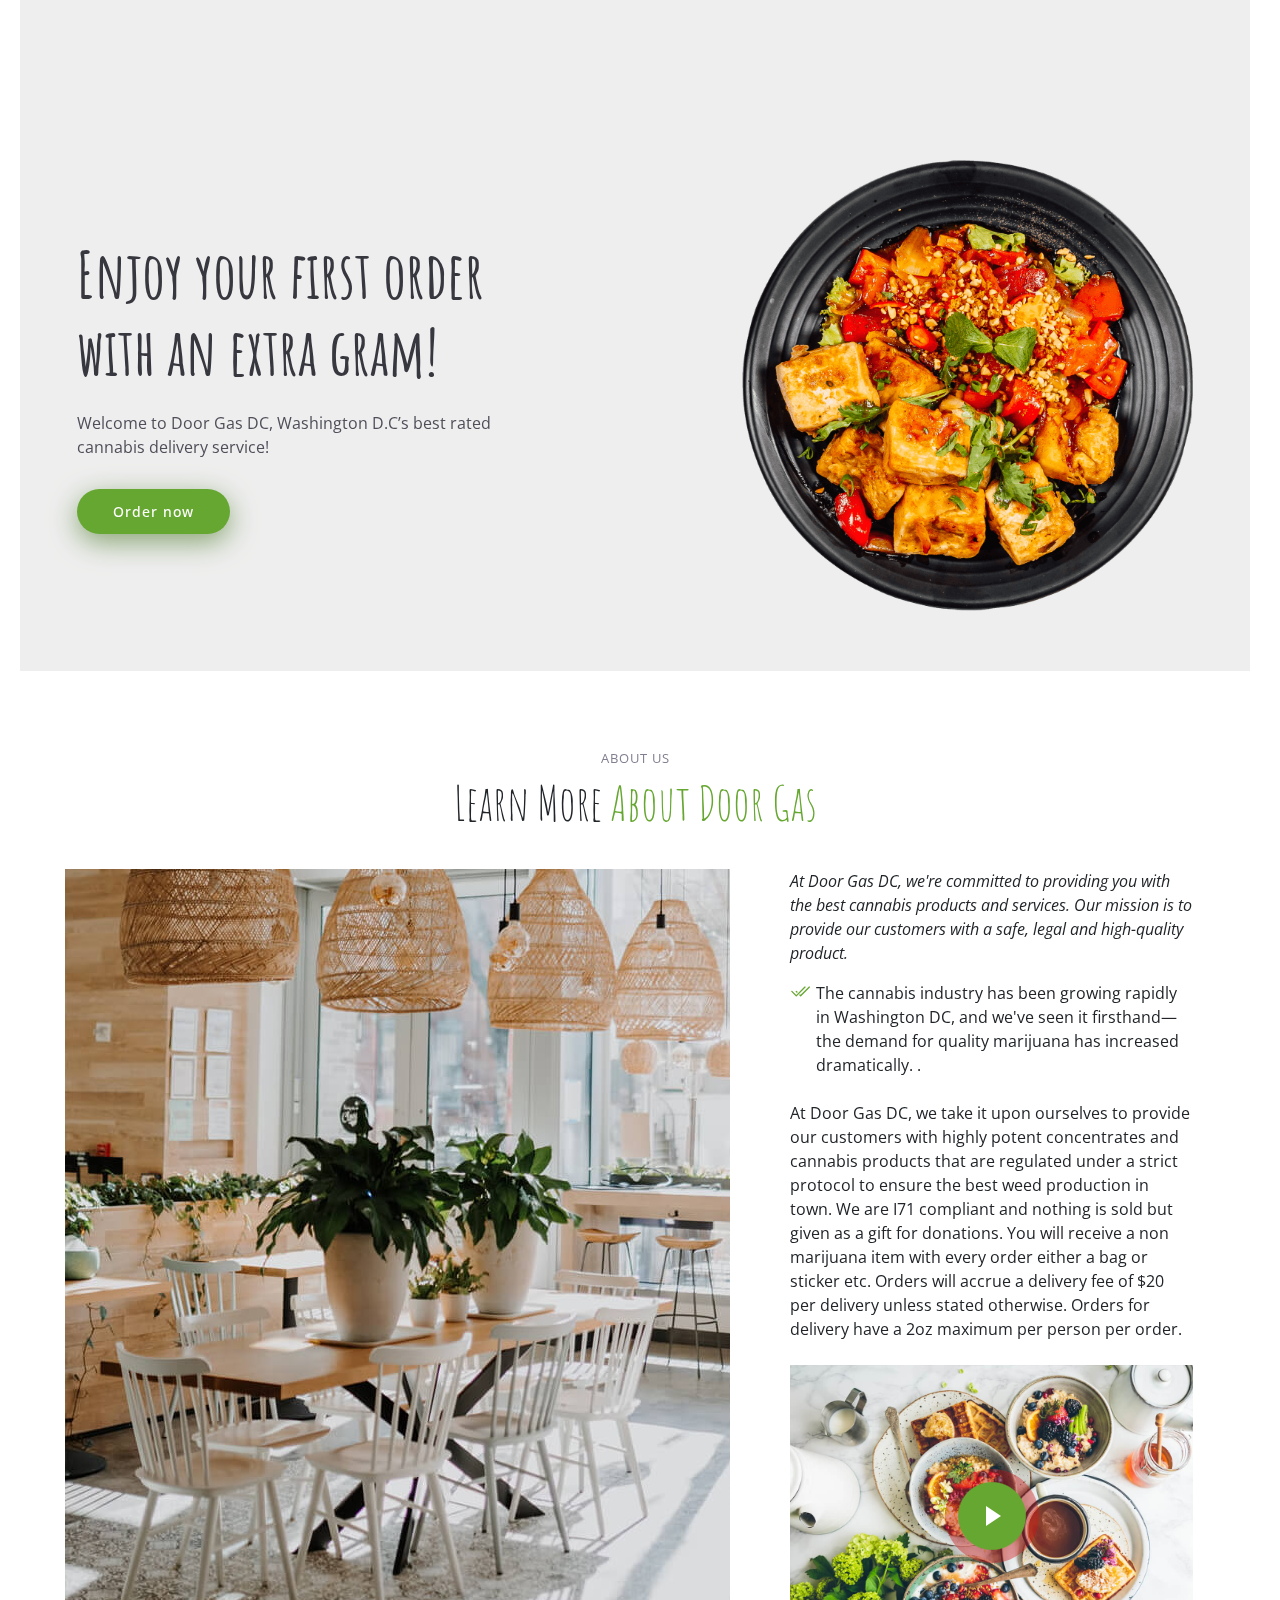
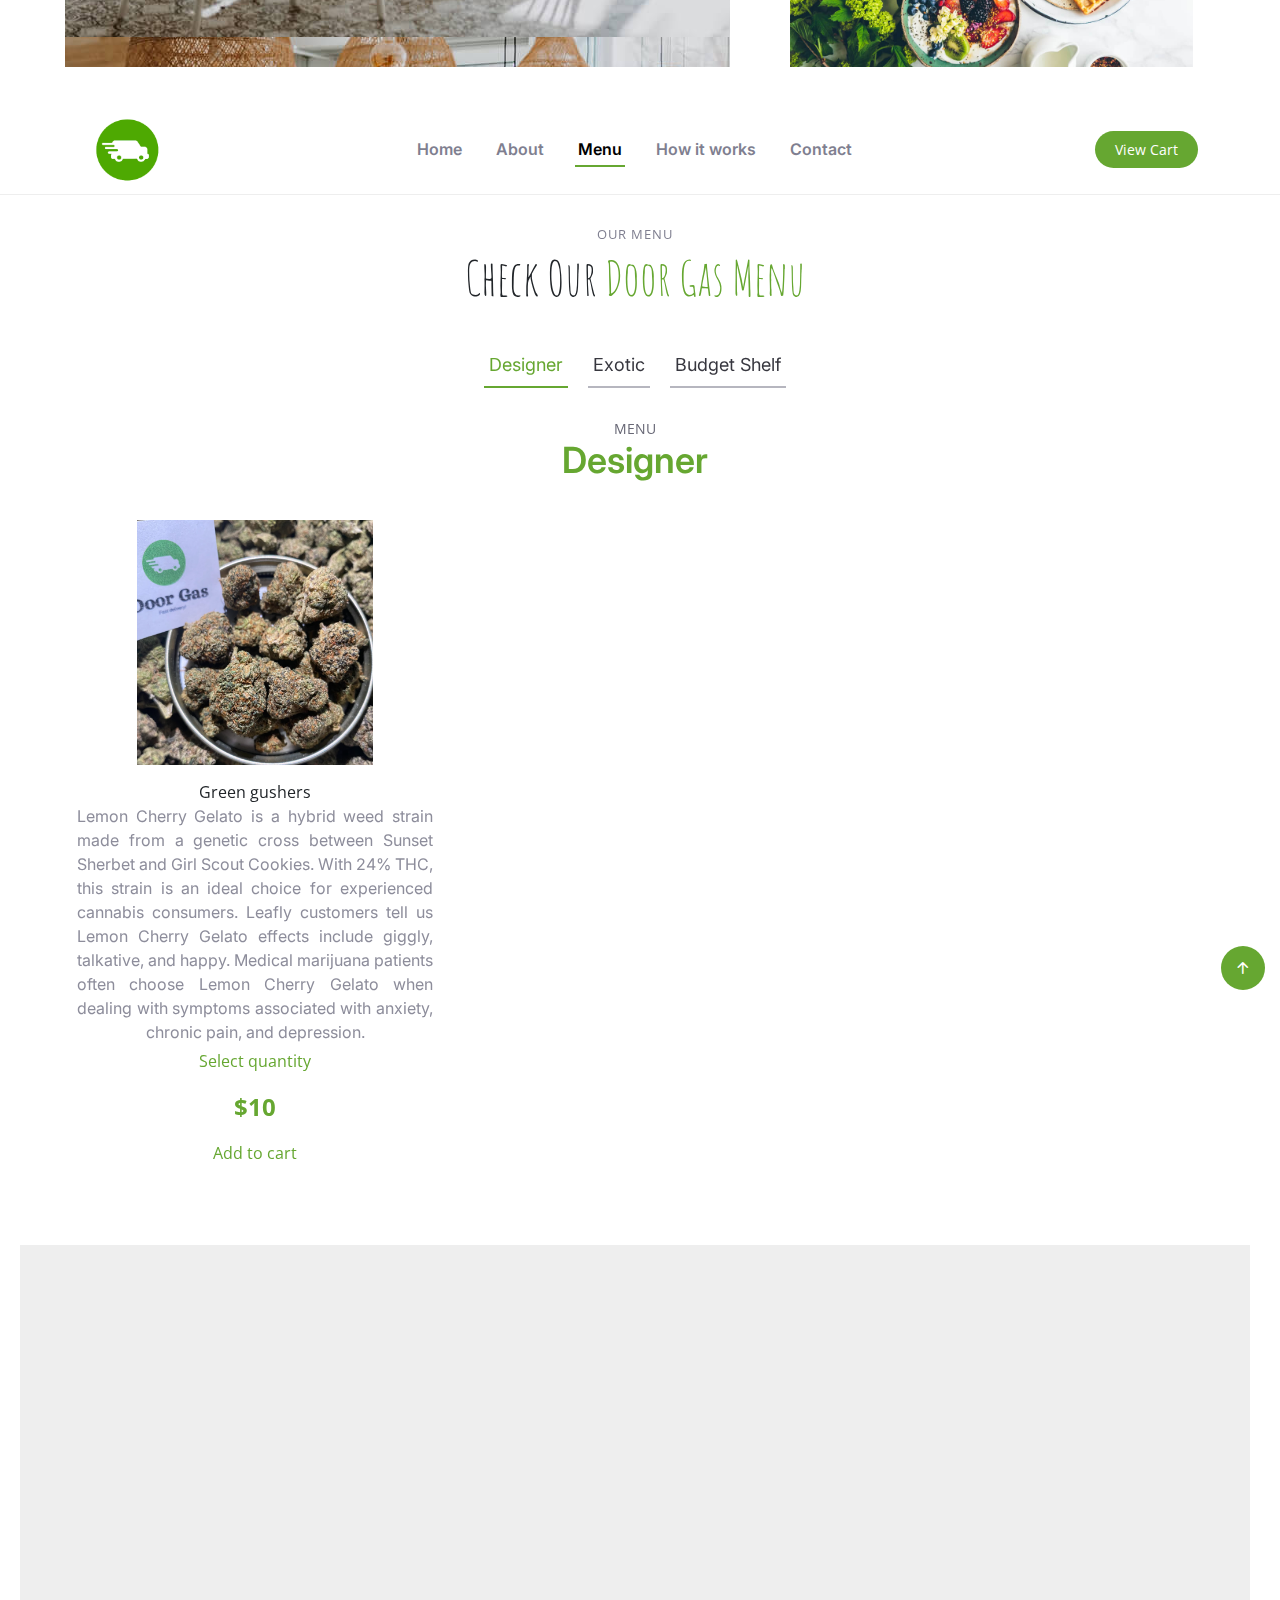
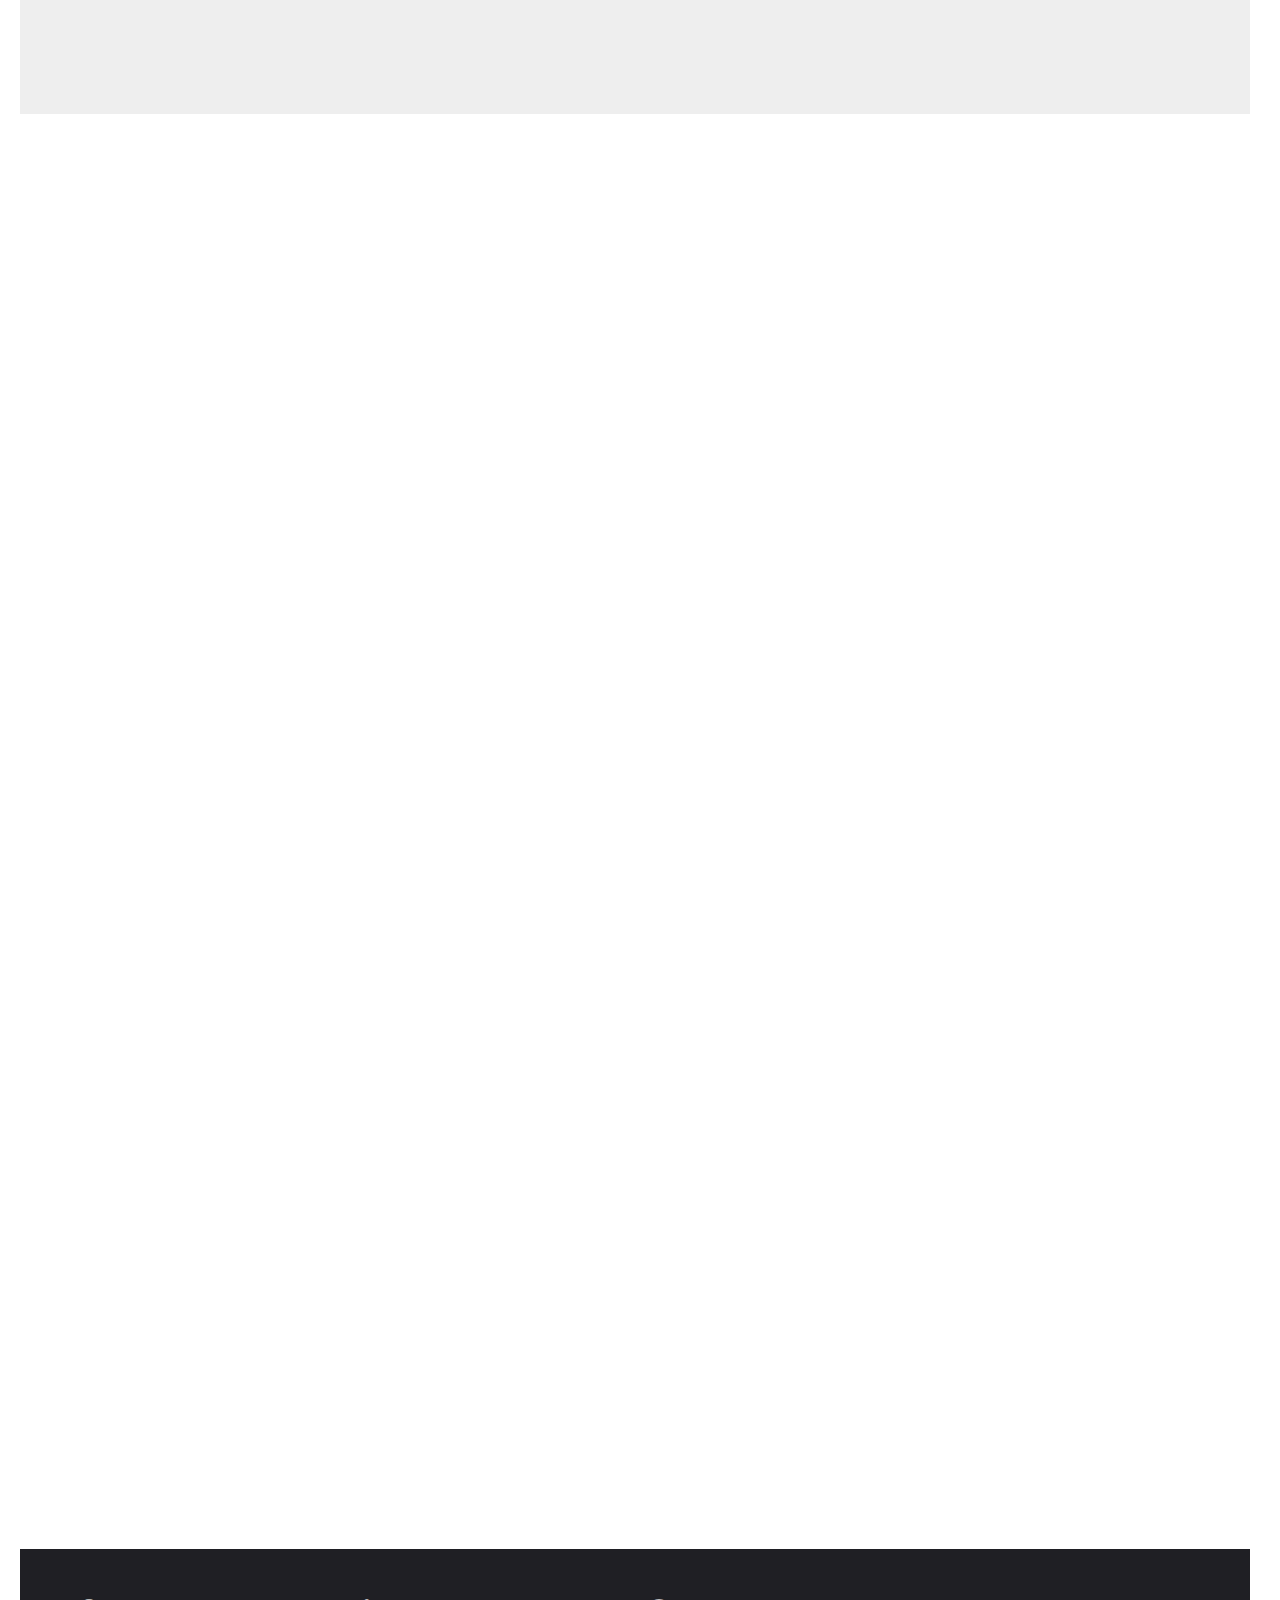
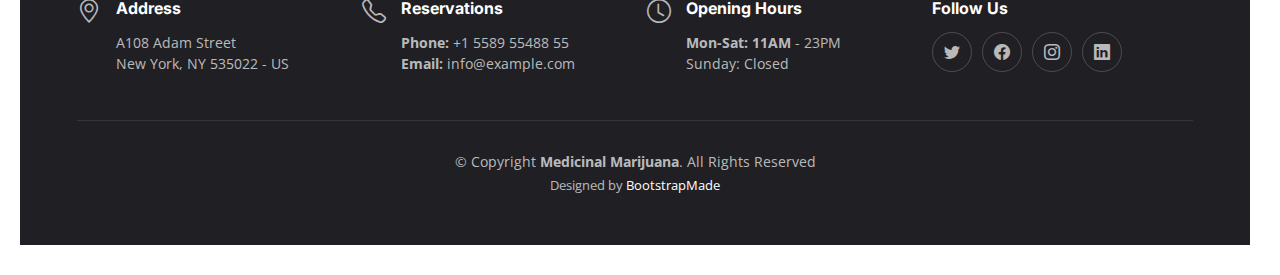
<file: index1.html>
<!DOCTYPE html>
<html lang="en">

  <head>
    <meta charset="utf-8">
    <meta content="width=device-width, initial-scale=1.0" name="viewport">
    <title>Medicinal Marijuana</title>
    <meta content="" name="description">
    <meta content="" name="keywords">
    <link href="assets/css/cart.css" rel="stylesheet">

    <!-- Favicons -->
    <link href="assets/img/favicon.png" rel="icon">
    <link href="assets/img/apple-touch-icon.png" rel="apple-touch-icon">
    <script src="cart.js" async></script>
    <!-- Google Fonts -->
    <link rel="preconnect" href="https://fonts.googleapis.com">
    <link rel="preconnect" href="https://fonts.gstatic.com" crossorigin>
    <link
      href="https://fonts.googleapis.com/css2?family=Open+Sans:ital,wght@0,300;0,400;0,500;0,600;0,700;1,300;1,400;1,600;1,700&family=Amatic+SC:ital,wght@0,300;0,400;0,500;0,600;0,700;1,300;1,400;1,500;1,600;1,700&family=Inter:ital,wght@0,300;0,400;0,500;0,600;0,700;1,300;1,400;1,500;1,600;1,700&display=swap"
      rel="stylesheet">

    <!-- Vendor CSS Files -->
    <link href="assets/vendor/bootstrap/css/bootstrap.min.css" rel="stylesheet">
    <link href="assets/vendor/bootstrap-icons/bootstrap-icons.css"
      rel="stylesheet">
    <link href="assets/vendor/aos/aos.css" rel="stylesheet">
    <link href="assets/vendor/glightbox/css/glightbox.min.css" rel="stylesheet">
    <link href="assets/vendor/swiper/swiper-bundle.min.css" rel="stylesheet">
    <!-- Template Main CSS File -->
    <link href="assets/css/main.css" rel="stylesheet">

    <!-- =======================================================
  * Template Name: Yummy - v1.2.1
  * Template URL: https://bootstrapmade.com/yummy-bootstrap-restaurant-website-template/
  * Author: BootstrapMade.com
  * License: https://bootstrapmade.com/license/
  ======================================================== -->
  </head>

  <body>

    <!-- ======= Header ======= -->
    <header id="header" class="header fixed-top d-flex align-items-center">
      <div class="container d-flex align-items-center justify-content-between">
        <a href="index.html" class="logo d-flex align-items-center me-auto
          me-lg-0">
          <!-- Uncomment the line below if you also wish to use an image logo -->
          <img src="assets/img/logo.png" alt="">
          <!-- <h1>Yummy<span>.</span></h1> -->
        </a>

        <nav id="navbar" class="navbar">
          <ul>
            <li><a href="#hero">Home</a></li>
            <li><a href="#about">About</a></li>
            <li><a href="#menu">Menu</a></li>
            <li><a href="#whyus">How it works</a></li>
            <li><a href="#contact">Contact</a></li>
          </ul>
        </nav><!-- .navbar -->

        <a class="btn-book-a-table" href="#cart-products"> View Cart</a>
        <i class="mobile-nav-toggle mobile-nav-show bi bi-list"></i>
        <i class="mobile-nav-toggle mobile-nav-hide d-none bi bi-x"></i>

      </div>
    </header><!-- End Header -->

    <!-- ======= Hero Section ======= -->
    <section id="hero" class="hero d-flex align-items-center section-bg">
      <div class="container">
        <div class="row justify-content-between gy-5">
          <div class="col-lg-5 order-2 order-lg-1 d-flex flex-column
            justify-content-center align-items-center align-items-lg-start
            text-center text-lg-start">
            <h2 data-aos="fade-up">Enjoy your first order<br> with an extra
              gram!</h2>
            <p data-aos="fade-up" data-aos-delay="100">Welcome to Door Gas DC,
              Washington D.C’s best rated cannabis delivery service!
              </p>
            <div class="d-flex" data-aos="fade-up" data-aos-delay="200">
              <a href="#menu" class="btn-book-a-table">Order now</a>
            </div>
          </div>
          <div class="col-lg-5 order-1 order-lg-2 text-center text-lg-start">
            <img src="assets/img/hero-img.png" class="img-fluid" alt=""
              data-aos="zoom-out" data-aos-delay="300">
          </div>
        </div>
      </div>
    </section><!-- End Hero Section -->

    <main id="main">

      <!-- ======= About Section ======= -->
      <section id="about" class="about">
        <div class="container" data-aos="fade-up">

          <div class="section-header">
            <h2>About Us</h2>
            <p>Learn More <span>About Door Gas</span></p>
          </div>

          <div class="row gy-4">
            <div class="col-lg-7 position-relative about-img"
              style="background-image: url(assets/img/about.jpg) ;"
              data-aos="fade-up" data-aos-delay="150">
            </div>
            <div class="col-lg-5 d-flex align-items-end" data-aos="fade-up"
              data-aos-delay="300">
              <div class="content ps-0 ps-lg-5">
                <p class="fst-italic">
                  At Door Gas DC, we're committed to providing you with the best cannabis products and services. Our mission is to provide our customers with a safe, legal and high-quality product.
                </p>
                <ul>
                  <li><i class="bi bi-check2-all"></i> The cannabis industry has been growing rapidly in Washington DC, and we've seen it firsthand—the demand for quality marijuana has increased dramatically.
                    .</li>
                  
                </ul>
                <p>
                  At Door Gas DC, we take it upon ourselves to provide our customers with highly potent concentrates and cannabis products that are regulated under a strict protocol to ensure the best weed production in town. We are I71 compliant and nothing is sold but given as a gift for donations. You will receive a non marijuana item with every order either a bag or sticker etc. Orders will accrue a delivery fee of $20 per delivery unless stated otherwise. Orders for delivery have a 2oz maximum per person per order.
                </p>

                <div class="position-relative mt-4">
                  <img src="assets/img/about-2.jpg" class="img-fluid" alt="">
                  <a href="https://www.youtube.com/watch?v=LXb3EKWsInQ"
                    class="glightbox play-btn"></a>
                </div>
              </div>
            </div>
          </div>

        </div>
      </section><!-- End About Section -->

      <!-- ======= Menu Section ======= -->
      <section id="menu" class="menu">
        <div class="container" data-aos="fade-up">

          <div class="section-header">
            <h2>Our Menu</h2>
            <p>Check Our <span>Door Gas Menu</span></p>
          </div>

          <ul class="nav nav-tabs d-flex justify-content-center"
            data-aos="fade-up" data-aos-delay="200">

            <li class="nav-item">
              <a class="nav-link active show" data-bs-toggle="tab"
                data-bs-target="#menu-starters">
                <h4>Designer</h4>
              </a>
            </li><!-- End tab nav item -->

            <li class="nav-item">
              <a class="nav-link" data-bs-toggle="tab"
                data-bs-target="#menu-breakfast">
                <h4>Exotic</h4>
              </a><!-- End tab nav item -->

              <li class="nav-item">
                <a class="nav-link" data-bs-toggle="tab"
                  data-bs-target="#menu-lunch">
                  <h4>Budget Shelf</h4>
                </a>
              </li><!-- End tab nav item -->



            </ul>

            <div class="tab-content" data-aos="fade-up" data-aos-delay="300">
              <div class="tab-pane fade active show" id="menu-starters">

                <div class="tab-header text-center">
                  <p>Menu</p>
                  <h3>Designer</h3>
                </div>

                <div class="row gy-5">

                  <div class="col-lg-4 menu-item pentrujavascript shop-item" id="London">
                    <a href="assets/img/menu/green.png" class="glightbox"><img
                        src="assets/img/menu/green.png" class="menu-img
                        img-fluid" alt=""></a>
                     <!-- <h4>Green gushers</h4> -->
                     <div class="shop-item-title">Green gushers</div>
                    <p class="ingredients" align="justify">
                      Lemon Cherry Gelato is a hybrid weed strain made from a genetic cross between Sunset Sherbet and Girl Scout Cookies. With 24% THC, this strain is an ideal choice for experienced cannabis consumers. Leafly customers tell us Lemon Cherry Gelato effects include giggly, talkative, and happy. Medical marijuana patients often choose Lemon Cherry Gelato when dealing with symptoms associated with anxiety, chronic pain, and depression.

                      <div class="filter">
                        <a class="icon" href="#menu" data-bs-toggle="dropdown">Select quantity</a>
                        <ul class="dropdown-menu dropdown-menu-end
                            dropdown-menu-arrow">
                          <li><a onclick="openCity(event, 'London')" class="dropdown-item pentrujavascriptButon" id="defaultOpen" href="#menu">60g</a></li>
                          <li><a onclick="openCity(event, 'Paris')" class="dropdown-item pentrujavascriptButon" href="#menu">110g</a></li>
                          <li><a onclick="openCity(event, 'Tokyo')" class="dropdown-item pentrujavascriptButon" href="#menu">160g</a></li>
                          <li><a onclick="openCity(event, 'Bucharest')" class="dropdown-item pentrujavascriptButon" href="#menu">300g</a></li>
                        </ul>
                      </div>
                    </p>
                    <p class="price">
                      <!-- $10 &nbsp; &nbsp; &nbsp; -->
                      $10
                    </p>
                    <a class="add-to-cart-button" href="#menu">Add to cart</a>
                    <!-- <div class="add-to-cart-button-div">
                      <button class="add-button">Add</button>
                    </div> -->
                    <!-- <div>
                      <button class="add-to-cart-button">Add to cart</button>
                    </div> -->
                  

                  </div><!-- Menu Item -->
                  <div class="col-lg-4 menu-item pentrujavascript shop-item" id="Paris">
                    <a href="assets/img/menu/green.png" class="glightbox"><img
                        src="assets/img/menu/green.png" class="menu-img
                        img-fluid" alt=""></a>
                    <h4 class="shop-item-title">Green gushers</h4>
                    <p class="ingredients" align="justify">
                      Lemon Cherry Gelato is a hybrid weed strain made from a genetic cross between Sunset Sherbet and Girl Scout Cookies. With 24% THC, this strain is an ideal choice for experienced cannabis consumers. Leafly customers tell us Lemon Cherry Gelato effects include giggly, talkative, and happy. Medical marijuana patients often choose Lemon Cherry Gelato when dealing with symptoms associated with anxiety, chronic pain, and depression.

                      <div class="filter">
                        <a class="icon" href="#menu" data-bs-toggle="dropdown">Select quantity</a>
                        <ul class="dropdown-menu dropdown-menu-end
                            dropdown-menu-arrow">
                          <li><a onclick="openCity(event, 'London')" class="dropdown-item pentrujavascriptButon"href="#menu">60g</a></li>
                          <li><a onclick="openCity(event, 'Paris')" class="dropdown-item pentrujavascriptButon" href="#menu">110g</a></li>
                          <li><a onclick="openCity(event, 'Tokyo')" class="dropdown-item pentrujavascriptButon" href="#menu">160g</a></li>
                          <li><a onclick="openCity(event, 'Bucharest')" class="dropdown-item pentrujavascriptButon" href="#menu">300g</a></li>
                        </ul>
                      </div>
                    </p>
                    <p class="price">
                      <!-- $20 &nbsp; &nbsp; &nbsp; -->
                      $20
                      <a class="add-to-cart-button" href="#menu">Add to cart</a>

                    </p>
                   
                    <!-- <div class="add-to-cart-button-div">
                      <button class="add-button">Add</button>
                    </div> -->
                  </div><!-- Menu Item -->
                  <div class="col-lg-4 menu-item pentrujavascript shop-item" id="Tokyo">
                    <a href="assets/img/menu/green.png" class="glightbox"><img
                        src="assets/img/menu/green.png" class="menu-img
                        img-fluid" alt=""></a>
                    <h4 class="shop-item-title">Green gushers</h4>
                    <p class="ingredients" align="justify">
                      Lemon Cherry Gelato is a hybrid weed strain made from a genetic cross between Sunset Sherbet and Girl Scout Cookies. With 24% THC, this strain is an ideal choice for experienced cannabis consumers. Leafly customers tell us Lemon Cherry Gelato effects include giggly, talkative, and happy. Medical marijuana patients often choose Lemon Cherry Gelato when dealing with symptoms associated with anxiety, chronic pain, and depression.

                      <div class="filter">
                        <a class="icon" href="#menu" data-bs-toggle="dropdown">Select quantity</a>
                        <ul class="dropdown-menu dropdown-menu-end
                            dropdown-menu-arrow">
                          <li><a onclick="openCity(event, 'London')" class="dropdown-item pentrujavascriptButon" href="#menu">60g</a></li>
                          <li><a onclick="openCity(event, 'Paris')" class="dropdown-item pentrujavascriptButon" href="#menu">110g</a></li>
                          <li><a onclick="openCity(event, 'Tokyo')" class="dropdown-item pentrujavascriptButon" href="#menu">160g</a></li>
                          <li><a onclick="openCity(event, 'Bucharest')" class="dropdown-item pentrujavascriptButon" href="#menu">300g</a></li>
                        </ul>
                      </div>
                    </p>
                    <p class="price">
                      <!-- $30 &nbsp; &nbsp; &nbsp; -->
                      $30
                      <a class="add-to-cart-button" href="#menu">Add to cart</a>

                    </p>
                    <div>
                      <button class="BtnAddCart">Add to cart</button>
                    </div>
                    <!-- <div class="add-to-cart-button-div">
                      <button class="add-to-cart-buttonn">Add</button>
                    </div> -->
                  </div><!-- Menu Item -->
                  <div class="col-lg-4 menu-item pentrujavascript shop-item" id="Bucharest">
                    <a href="assets/img/menu/green.png" class="glightbox"><img
                        src="assets/img/menu/green.png" class="menu-img
                        img-fluid" alt=""></a>
                    <h4 class="shop-item-title">Green gushers</h4>
                    <p class="ingredients" align="justify">
                      Lemon Cherry Gelato is a hybrid weed strain made from a genetic cross between Sunset Sherbet and Girl Scout Cookies. With 24% THC, this strain is an ideal choice for experienced cannabis consumers. Leafly customers tell us Lemon Cherry Gelato effects include giggly, talkative, and happy. Medical marijuana patients often choose Lemon Cherry Gelato when dealing with symptoms associated with anxiety, chronic pain, and depression.

                      <div class="filter">
                        <a class="icon" href="#menu" data-bs-toggle="dropdown">Select quantity</a>
                        <ul class="dropdown-menu dropdown-menu-end
                            dropdown-menu-arrow">
                          <li><a onclick="openCity(event, 'London')" class="dropdown-item pentrujavascriptButon" id="defaultOpen" href="#menu">60g</a></li>
                          <li><a onclick="openCity(event, 'Paris')" class="dropdown-item pentrujavascriptButon" href="#menu">110g</a></li>
                          <li><a onclick="openCity(event, 'Tokyo')" class="dropdown-item pentrujavascriptButon" href="#menu">160g</a></li>
                          <li><a onclick="openCity(event, 'Bucharest')" class="dropdown-item pentrujavascriptButon" href="#menu">300g</a></li>
                        </ul>
                      </div>
                    </p>
                    <p class="price">
                      <!-- $40 &nbsp; &nbsp; &nbsp; -->
                      $40
                      <a class="add-to-cart-button" href="#menu">Add to cart</a>

                    </p>
                    <!-- <div class="add-to-cart-button-div">
                      <button class="add-to-cart-buttonn">Add</button>
                    </div> -->
                  </div><!-- Menu Item -->

                </div>
              </div><!-- End Starter Menu Content -->

              <div class="tab-pane fade" id="menu-breakfast">

                <div class="tab-header text-center">
                  <p>Menu</p>
                  <h3>Exotic</h3>
                </div>

                <div class="row gy-5">

                  <div class="col-lg-4 menu-item secondJScard shop-item" id="Now">
                    <a href="assets/img/menu/blackb.png" class="glightbox"><img
                        src="assets/img/menu/blackb.png" class="menu-img
                        img-fluid" alt=""></a>
                    <h4 class="shop-item-title">Blackberry octane</h4>
                    <p class="ingredients" align="justify">
                      It's the smooth tropical gas smell of this strain that will get you first, but it's the vanilla fuel-shake taste that will keep you coming back. The gas up front is followed by a sweet smooth exhale that breaks way for deep concentration and strong body relief. This is one for the experienced indica user!
                      <div class="filter">
                        <a class="icon" href="#menu" data-bs-toggle="dropdown">Select quantity</a>
                        <ul class="dropdown-menu dropdown-menu-end
                            dropdown-menu-arrow">
                            <li><a onclick="secondMenuSelector(event, 'Now')" class="dropdown-item secondjs" href="#menu">50g</a></li>
                            <li><a onclick="secondMenuSelector(event, 'ieri')" class="dropdown-item secondjs" id="monthopenfirst" href="#menu">80g</a></li>
                            <li><a onclick="secondMenuSelector(event, 'alaltaieri')" class="dropdown-item secondjs" href="#menu">130g</a></li>
                            <li><a onclick="secondMenuSelector(event, 'num')" class="dropdown-item secondjs" href="#menu">250g</a></li>

                        </ul>
                      </div>
                    </p>
                    <p class="price">
                      <!-- $10 &nbsp; &nbsp; &nbsp; -->
                      10$
                      <a class="add-to-cart-button" href="#menu">Add to cart</a>

                    </p>
                    <!-- <div class="add-to-cart-button-div">
                      <button class="add-to-cart-buttonn">Add</button>
                    </div> -->
                  </div><!-- Menu Item -->
                  <div class="col-lg-4 menu-item secondJScard shop-item" id="ieri">
                    <a href="assets/img/menu/blackb.png" class="glightbox"><img
                        src="assets/img/menu/blackb.png" class="menu-img
                        img-fluid" alt=""></a>
                    <h4 class="shop-item-title">Blackberry octane</h4>
                    <p class="ingredients" align="justify">
                      It's the smooth tropical gas smell of this strain that will get you first, but it's the vanilla fuel-shake taste that will keep you coming back. The gas up front is followed by a sweet smooth exhale that breaks way for deep concentration and strong body relief. This is one for the experienced indica user!
                      <div class="filter">
                        <a class="icon" href="#menu" data-bs-toggle="dropdown">Select quantity</a>
                        <ul class="dropdown-menu dropdown-menu-end
                            dropdown-menu-arrow">
                            <li><a onclick="secondMenuSelector(event, 'Now')" class="dropdown-item secondjs" href="#menu">50g</a></li>
                            <li><a onclick="secondMenuSelector(event, 'ieri')" class="dropdown-item secondjs"href="#menu">80g</a></li>
                            <li><a onclick="secondMenuSelector(event, 'alaltaieri')" class="dropdown-item secondjs" href="#menu">130g</a></li>
                            <li><a onclick="secondMenuSelector(event, 'num')" class="dropdown-item secondjs" href="#menu">250g</a></li>

                        </ul>
                      </div>
                    </p>
                    <p class="price">
                      <!-- $20 &nbsp; &nbsp; &nbsp; -->
                      20$
                      <a class="add-to-cart-button" href="#menu">Add to cart</a>

                    </p>
                  </div><!-- Menu Item -->
                  <div class="col-lg-4 menu-item secondJScard shop-item" id="alaltaieri">
                    <a href="assets/img/menu/blackb.png" class="glightbox"><img
                        src="assets/img/menu/blackb.png" class="menu-img
                        img-fluid" alt=""></a>
                    <h4 class="shop-item-title">Blackberry octane</h4>
                    <p class="ingredients" align="justify">
                      It's the smooth tropical gas smell of this strain that will get you first, but it's the vanilla fuel-shake taste that will keep you coming back. The gas up front is followed by a sweet smooth exhale that breaks way for deep concentration and strong body relief. This is one for the experienced indica user!
                      <div class="filter">
                        <a class="icon" href="#menu" data-bs-toggle="dropdown">Select quantity</a>
                        <ul class="dropdown-menu dropdown-menu-end
                            dropdown-menu-arrow">
                            <li><a onclick="secondMenuSelector(event, 'Now')" class="dropdown-item secondjs" href="#menu">50g</a></li>
                            <li><a onclick="secondMenuSelector(event, 'ieri')" class="dropdown-item secondjs"href="#menu">80g</a></li>
                            <li><a onclick="secondMenuSelector(event, 'alaltaieri')" class="dropdown-item secondjs" href="#menu">130g</a></li>
                            <li><a onclick="secondMenuSelector(event, 'num')" class="dropdown-item secondjs" href="#menu">250g</a></li>

                        </ul>
                      </div>
                    </p>
                    <p class="price">
                      <!-- $30 &nbsp; &nbsp; &nbsp; -->
                      $30
                      <a class="add-to-cart-button" href="#menu">Add to cart</a>

                    </p>
                    <!-- <div class="add-to-cart-button-div">
                      <button class="add-to-cart-buttonn">Add</button>
                    </div> -->
                  </div><!-- Menu Item -->
                  <div class="col-lg-4 menu-item secondJScard shop-item" id="num">
                    <a href="assets/img/menu/blackb.png" class="glightbox"><img
                        src="assets/img/menu/blackb.png" class="menu-img
                        img-fluid" alt=""></a>
                    <h4 class="shop-item-title">Blackberry octane</h4>
                    <p class="ingredients" align="justify">
                      It's the smooth tropical gas smell of this strain that will get you first, but it's the vanilla fuel-shake taste that will keep you coming back. The gas up front is followed by a sweet smooth exhale that breaks way for deep concentration and strong body relief. This is one for the experienced indica user!
                      <div class="filter">
                        <a class="icon" href="#menu" data-bs-toggle="dropdown">Select quantity</a>
                        <ul class="dropdown-menu dropdown-menu-end
                            dropdown-menu-arrow">
                            <li><a onclick="secondMenuSelector(event, 'Now')" class="dropdown-item secondjs" href="#menu">50g</a></li>
                            <li><a onclick="secondMenuSelector(event, 'ieri')" class="dropdown-item secondjs"href="#menu">80g</a></li>
                            <li><a onclick="secondMenuSelector(event, 'alaltaieri')" class="dropdown-item secondjs" href="#menu">130g</a></li>
                            <li><a onclick="secondMenuSelector(event, 'num')" class="dropdown-item secondjs" href="#menu">250g</a></li>

                        </ul>
                      </div>
                    </p>
                    <p class="price">
                      <!-- $40 &nbsp; &nbsp; &nbsp; -->
                      $40
                      <a class="add-to-cart-button" href="#menu">Add to cart</a>

                    </p>
                    <!-- <div class="add-to-cart-button-div">
                      <button class="add-to-cart-buttonn">Add</button>
                    </div> -->
                  </div><!-- Menu Item -->

                  <div class="col-lg-4 menu-item forththJScard shop-item" id="acm0zile">
                    <a href="assets/img/menu/gelato.png" class="glightbox"><img
                        src="assets/img/menu/gelato.png" class="menu-img
                        img-fluid" alt=""></a>
                    <h4 class="shop-item-title">Lemon cherry gelato </h4>
                    <p class="ingredients">
                      Lemon Cherry Gelato is a hybrid weed strain made from a genetic cross between Sunset Sherbet and Girl Scout Cookies. With 24% THC, this strain is an ideal choice for experienced cannabis consumers. Leafly customers tell us Lemon Cherry Gelato effects include giggly, talkative, and happy. Medical marijuana patients often choose Lemon Cherry Gelato when dealing with symptoms associated with anxiety, chronic pain, and depression.

                      <div class="filter">
                        <a class="icon" href="#" data-bs-toggle="dropdown">Select quantity</a>
                        <ul class="dropdown-menu dropdown-menu-end
                            dropdown-menu-arrow">
                          <li class="dropdown-header text-start">
                            
                          </li>
                          <li><a onclick="forthMenuSelector(event, 'acm0zile')" class="dropdown-item forthjs" href="#menu">50g</a></li>
                          <li><a onclick="forthMenuSelector(event, 'acm1zile')" class="dropdown-item forthjs" id="4thopenFirst" href="#menu">80g</a></li>
                          <li><a onclick="forthMenuSelector(event, 'acm2zile')" class="dropdown-item forthjs" href="#menu">130g</a></li>
                          <li><a onclick="forthMenuSelector(event, 'acm3zile')" class="dropdown-item forthjs" href="#menu">250g</a></li>
                        
                        </ul>
                      </div>
                    </p>
                    <p class="price">
                      <!-- $10 &nbsp; &nbsp; &nbsp; -->
                      $10
                      <a class="add-to-cart-button" href="#menu">Add to cart</a>

                    </p>
                    <!-- <div class="add-to-cart-button-div">
                      <button class="add-to-cart-buttonn">Add</button>
                    </div> -->
                  </div><!-- Menu Item -->
                  <div class="col-lg-4 menu-item forththJScard shop-item" id="acm1zile">
                    <a href="assets/img/menu/gelato.png" class="glightbox"><img
                        src="assets/img/menu/gelato.png" class="menu-img
                        img-fluid" alt=""></a>
                    <h4 class="shop-item-title">Lemon cherry gelato </h4>
                    <p class="ingredients">
                      Lemon Cherry Gelato is a hybrid weed strain made from a genetic cross between Sunset Sherbet and Girl Scout Cookies. With 24% THC, this strain is an ideal choice for experienced cannabis consumers. Leafly customers tell us Lemon Cherry Gelato effects include giggly, talkative, and happy. Medical marijuana patients often choose Lemon Cherry Gelato when dealing with symptoms associated with anxiety, chronic pain, and depression.

                      <div class="filter">
                        <a class="icon" href="#" data-bs-toggle="dropdown">Select quantity</a>
                        <ul class="dropdown-menu dropdown-menu-end
                            dropdown-menu-arrow">
                          <li class="dropdown-header text-start">
                            
                          </li>
                          <li><a onclick="forthMenuSelector(event, 'acm0zile')" class="dropdown-item forthjs" href="#menu">50g</a></li>
                          <li><a onclick="forthMenuSelector(event, 'acm1zile')" class="dropdown-item forthjs" href="#menu">80g</a></li>
                          <li><a onclick="forthMenuSelector(event, 'acm2zile')" class="dropdown-item forthjs" href="#menu">130g</a></li>
                          <li><a onclick="forthMenuSelector(event, 'acm3zile')" class="dropdown-item forthjs" href="#menu">250g</a></li>
                        
                        </ul>
                      </div>
                    </p>
                    <p class="price">
                      <!-- $20 &nbsp; &nbsp; &nbsp; -->
                      $20
                      <a class="add-to-cart-button" href="#menu">Add to cart</a>

                    </p>
                    <!-- <div class="add-to-cart-button-div">
                      <button class="add-to-cart-buttonn">Add</button>
                    </div> -->
                  </div><!-- Menu Item -->
                  <div class="col-lg-4 menu-item forththJScard shop-item" id="acm2zile">
                    <a href="assets/img/menu/gelato.png" class="glightbox"><img
                        src="assets/img/menu/gelato.png" class="menu-img
                        img-fluid" alt=""></a>
                    <h4 class="shop-item-title">Lemon cherry gelato </h4>
                    <p class="ingredients">
                      Lemon Cherry Gelato is a hybrid weed strain made from a genetic cross between Sunset Sherbet and Girl Scout Cookies. With 24% THC, this strain is an ideal choice for experienced cannabis consumers. Leafly customers tell us Lemon Cherry Gelato effects include giggly, talkative, and happy. Medical marijuana patients often choose Lemon Cherry Gelato when dealing with symptoms associated with anxiety, chronic pain, and depression.

                      <div class="filter">
                        <a class="icon" href="#" data-bs-toggle="dropdown">Select quantity</a>
                        <ul class="dropdown-menu dropdown-menu-end
                            dropdown-menu-arrow">
                          <li class="dropdown-header text-start">
                            
                          </li>
                          <li><a onclick="forthMenuSelector(event, 'acm0zile')" class="dropdown-item forthjs" href="#menu">50g</a></li>
                          <li><a onclick="forthMenuSelector(event, 'acm1zile')" class="dropdown-item forthjs" href="#menu">80g</a></li>
                          <li><a onclick="forthMenuSelector(event, 'acm2zile')" class="dropdown-item forthjs" href="#menu">130g</a></li>
                          <li><a onclick="forthMenuSelector(event, 'acm3zile')" class="dropdown-item forthjs" href="#menu">250g</a></li>
                        
                        </ul>
                      </div>
                    </p>
                    <p class="price">
                      <!-- $30 &nbsp; &nbsp; &nbsp; -->
                      $30
                      <a class="add-to-cart-button" href="#menu">Add to cart</a>

                    </p>
                    <!-- <div class="add-to-cart-button-div">
                      <button class="add-to-cart-buttonn">Add</button>
                    </div> -->
                  </div><!-- Menu Item -->

                  <div class="col-lg-4 menu-item forththJScard shop-item" id="acm3zile">
                    <a href="assets/img/menu/gelato.png" class="glightbox"><img
                        src="assets/img/menu/gelato.png" class="menu-img
                        img-fluid" alt=""></a>
                    <h4 class="shop-item-title">Lemon cherry gelato </h4>
                    <p class="ingredients">
                      Lemon Cherry Gelato is a hybrid weed strain made from a genetic cross between Sunset Sherbet and Girl Scout Cookies. With 24% THC, this strain is an ideal choice for experienced cannabis consumers. Leafly customers tell us Lemon Cherry Gelato effects include giggly, talkative, and happy. Medical marijuana patients often choose Lemon Cherry Gelato when dealing with symptoms associated with anxiety, chronic pain, and depression.

                      <div class="filter">
                        <a class="icon" href="#" data-bs-toggle="dropdown">Select quantity</a>
                        <ul class="dropdown-menu dropdown-menu-end
                            dropdown-menu-arrow">
                          <li class="dropdown-header text-start">
                            
                          </li>
                          <li><a onclick="forthMenuSelector(event, 'acm0zile')" class="dropdown-item forthjs" href="#menu">50g</a></li>
                          <li><a onclick="forthMenuSelector(event, 'acm1zile')" class="dropdown-item forthjs" href="#menu">80g</a></li>
                          <li><a onclick="forthMenuSelector(event, 'acm2zile')" class="dropdown-item forthjs" href="#menu">130g</a></li>
                          <li><a onclick="forthMenuSelector(event, 'acm3zile')" class="dropdown-item forthjs" href="#menu">250g</a></li>
                        
                        </ul>
                      </div>
                    </p>
                    <p class="price">
                      <!-- $50 &nbsp; &nbsp; &nbsp; -->
                      $50
                      <a class="add-to-cart-button" href="#menu">Add to cart</a>

                    </p>
                    <!-- <div class="add-to-cart-button-div">
                      <button class="add-to-cart-buttonn">Add</button>
                    </div> -->
                  </div><!-- Menu Item -->

                  <div class="col-lg-4 menu-item firstOneJsCard shop-item" id="Today">
                    <a href="assets/img/menu/runtz.png" class="glightbox"><img
                        src="assets/img/menu/runtz.png" class="menu-img
                        img-fluid" alt=""></a>
                    <h4 class="shop-item-title">Lemon cherry runtz</h4>

                    <p class="ingredients">
                      Zkittlez is a candy-flavored strain that was bred from Grape Ape, Grapefruit and a mix of other genetics. This indica is known for its chunky colas that explode in a spectrum of blue and purple hues, emitting a sweet tropical blend of fruit flavors. The effects of Zkittlez are often described as calming and relaxing, leaving consumers happy while easing any aches or pains they may have experienced.
                      <div class="filter">
                        <a class="icon" href="#" data-bs-toggle="dropdown">Select quantity</a>
                        <ul class="dropdown-menu dropdown-menu-end
                            dropdown-menu-arrow">
                          <li><a onclick="timeSelector(event, 'Today')" class="dropdown-item firstOneJs" id="OpenFirst" href="#menu">50g</a></li>
                          <li><a onclick="timeSelector(event, 'Month')" class="dropdown-item firstOneJs" href="#menu">80g</a></li>
                          <li><a onclick="timeSelector(event, 'Year')" class="dropdown-item firstOneJs" href="#menu">130g</a></li>
                          <li><a onclick="timeSelector(event, 'nj')" class="dropdown-item firstOneJs" href="#menu">250g</a></li>
                        </ul>
                      </div>
                    </p>
                    <p class="price">
                      <!-- $10 &nbsp; &nbsp; &nbsp; -->
                      $10
                      <a class="add-to-cart-button" href="#menu">Add to cart</a>

                    </p>
                    <!-- <div class="add-to-cart-button-div">
                      <button class="add-to-cart-buttonn">Add</button>
                    </div> -->
                  </div><!-- Menu Item -->
                  <div class="col-lg-4 menu-item firstOneJsCard shop-item" id="Month">
                    <a href="assets/img/menu/runtz.png" class="glightbox"><img
                        src="assets/img/menu/runtz.png" class="menu-img
                        img-fluid" alt=""></a>
                    <h4 class="shop-item-title">Lemon cherry runtz</h4>

                    <p class="ingredients">
                      Zkittlez is a candy-flavored strain that was bred from Grape Ape, Grapefruit and a mix of other genetics. This indica is known for its chunky colas that explode in a spectrum of blue and purple hues, emitting a sweet tropical blend of fruit flavors. The effects of Zkittlez are often described as calming and relaxing, leaving consumers happy while easing any aches or pains they may have experienced.
                      <div class="filter">
                        <a class="icon" href="#" data-bs-toggle="dropdown">Select quantity</a>
                        <ul class="dropdown-menu dropdown-menu-end
                            dropdown-menu-arrow">
                          <li><a onclick="timeSelector(event, 'Today')" class="dropdown-item firstOneJs" id="OpenFirst" href="#menu">50g</a></li>
                          <li><a onclick="timeSelector(event, 'Month')" class="dropdown-item firstOneJs" href="#menu">80g</a></li>
                          <li><a onclick="timeSelector(event, 'Year')" class="dropdown-item firstOneJs" href="#menu">130g</a></li>
                          <li><a onclick="timeSelector(event, 'nj')" class="dropdown-item firstOneJs" href="#menu">250g</a></li>
                        </ul>
                      </div>
                    </p>
                    <p class="price">
                      <!-- $20 &nbsp; &nbsp; &nbsp; -->
                      $20
                      <a class="add-to-cart-button" href="#menu">Add to cart</a>

                    </p>
                    <!-- <div class="add-to-cart-button-div">
                      <button class="add-to-cart-buttonn">Add</button>
                    </div> -->
                  </div><!-- Menu Item -->
                  <div class="col-lg-4 menu-item firstOneJsCard shop-item" id="Year">
                    <a href="assets/img/menu/runtz.png" class="glightbox"><img
                        src="assets/img/menu/runtz.png" class="menu-img
                        img-fluid" alt=""></a>
                    <h4 class="shop-item-title">Lemon cherry runtz</h4>

                    <p class="ingredients">
                      Zkittlez is a candy-flavored strain that was bred from Grape Ape, Grapefruit and a mix of other genetics. This indica is known for its chunky colas that explode in a spectrum of blue and purple hues, emitting a sweet tropical blend of fruit flavors. The effects of Zkittlez are often described as calming and relaxing, leaving consumers happy while easing any aches or pains they may have experienced.
                      <div class="filter">
                        <a class="icon" href="#" data-bs-toggle="dropdown">Select quantity</a>
                        <ul class="dropdown-menu dropdown-menu-end
                            dropdown-menu-arrow">
                          <li><a onclick="timeSelector(event, 'Today')" class="dropdown-item firstOneJs" id="OpenFirst" href="#menu">50g</a></li>
                          <li><a onclick="timeSelector(event, 'Month')" class="dropdown-item firstOneJs" href="#menu">80g</a></li>
                          <li><a onclick="timeSelector(event, 'Year')" class="dropdown-item firstOneJs" href="#menu">130g</a></li>
                          <li><a onclick="timeSelector(event, 'nj')" class="dropdown-item firstOneJs" href="#menu">250g</a></li>
                        </ul>
                      </div>
                    </p>
                    <p class="price">
                      <!-- $30 &nbsp; &nbsp; &nbsp; -->
                      $30
                      <a class="add-to-cart-button" href="#menu">Add to cart</a>

                    </p>
                    <!-- <div class="add-to-cart-button-div">
                      <button class="add-to-cart-buttonn">Add</button>
                    </div> -->
                  </div><!-- Menu Item -->
                  <div class="col-lg-4 menu-item firstOneJsCard shop-item" id="nj">
                    <a href="assets/img/menu/runtz.png" class="glightbox"><img
                        src="assets/img/menu/runtz.png" class="menu-img
                        img-fluid" alt=""></a>
                    <h4 class="shop-item-title">Lemon cherry runtz</h4>

                    <p class="ingredients">
                      Zkittlez is a candy-flavored strain that was bred from Grape Ape, Grapefruit and a mix of other genetics. This indica is known for its chunky colas that explode in a spectrum of blue and purple hues, emitting a sweet tropical blend of fruit flavors. The effects of Zkittlez are often described as calming and relaxing, leaving consumers happy while easing any aches or pains they may have experienced.
                      <div class="filter">
                        <a class="icon" href="#" data-bs-toggle="dropdown">Select quantity</a>
                        <ul class="dropdown-menu dropdown-menu-end
                            dropdown-menu-arrow">
                          <li><a onclick="timeSelector(event, 'Today')" class="dropdown-item firstOneJs" id="OpenFirst" href="#menu">50g</a></li>
                          <li><a onclick="timeSelector(event, 'Month')" class="dropdown-item firstOneJs" href="#menu">80g</a></li>
                          <li><a onclick="timeSelector(event, 'Year')" class="dropdown-item firstOneJs" href="#menu">130g</a></li>
                          <li><a onclick="timeSelector(event, 'nj')" class="dropdown-item firstOneJs" href="#menu">250g</a></li>
                        </ul>
                      </div>
                    </p>
                    <p class="price">
                      <!-- $70 &nbsp; &nbsp; &nbsp; -->
                      $70
                      <a class="add-to-cart-button" href="#menu">Add to cart</a>

                    </p>
                    <!-- <div class="add-to-cart-button-div">
                      <button class="add-to-cart-buttonn">Add</button>
                    </div> -->
                  </div><!-- Menu Item -->
                  

                  <div class="col-lg-4 menu-item mereatCard shop-item" id="ac">
                    <a href="assets/img/menu/rainbow.png" class="glightbox"><img
                        src="assets/img/menu/rainbow.png" class="menu-img
                        img-fluid" alt=""></a>
                    <h4 class="shop-item-title">Rainbow cake</h4>
                    <p class="ingredients">
                      Rainbow Cake is a great strain for those who want to get high without feeling overwhelmed. The effects are relatively mild, so it's a great choice for first-time users and medical patients looking for something milder than their usual treatment. Rainbow Cake comes from the Wedding Cake strain and Rainbow Belts, which means it may provide an evenly balanced high. Different cuts of Rainbow Cake may be more potent than others, with some topping out at 25% THC. Medical marijuana patients choose this strain to help relieve symptoms associated with chronic pain and inflammation.
                      <div class="filter">
                        <a class="icon" href="#" data-bs-toggle="dropdown">Select quantity</a>
                        <ul class="dropdown-menu dropdown-menu-end
                            dropdown-menu-arrow">
                          <li class="dropdown-header text-start">
                            
                          </li>
      
                          <li><a onclick="mereatMenuSelector(event, 'ac')" class="dropdown-item mereatJs" href="#menu">50g</a></li>
                          <li><a onclick="mereatMenuSelector(event, 'ak')" class="dropdown-item mereatJs" id="sedeschideprimu" href="#menu">75g</a></li>
                          <li><a onclick="mereatMenuSelector(event, 'al')" class="dropdown-item mereatJs" href="#menu">120g</a></li>
                          <li><a onclick="mereatMenuSelector(event, 'am')" class="dropdown-item mereatJs" href="#menu">210g</a></li>

                        </ul>
                      </div>
                    </p>
                    <p class="price">
                      <!-- $10 &nbsp; &nbsp; &nbsp; -->
                      $10
                      <a class="add-to-cart-button" href="#menu">Add to cart</a>

                    </p>
                    <!-- <div class="add-to-cart-button-div">
                      <button class="add-to-cart-buttonn">Add</button>
                    </div> -->
                  </div><!-- Menu Item -->
                  <div class="col-lg-4 menu-item mereatCard shop-item" id="ak">
                    <a href="assets/img/menu/rainbow.png" class="glightbox"><img
                        src="assets/img/menu/rainbow.png" class="menu-img
                        img-fluid" alt=""></a>
                    <h4 class="shop-item-title">Rainbow cake</h4>
                    <p class="ingredients">
                      Rainbow Cake is a great strain for those who want to get high without feeling overwhelmed. The effects are relatively mild, so it's a great choice for first-time users and medical patients looking for something milder than their usual treatment. Rainbow Cake comes from the Wedding Cake strain and Rainbow Belts, which means it may provide an evenly balanced high. Different cuts of Rainbow Cake may be more potent than others, with some topping out at 25% THC. Medical marijuana patients choose this strain to help relieve symptoms associated with chronic pain and inflammation.
                      <div class="filter">
                        <a class="icon" href="#" data-bs-toggle="dropdown">Select quantity</a>
                        <ul class="dropdown-menu dropdown-menu-end
                            dropdown-menu-arrow">
                          <li class="dropdown-header text-start">
                            
                          </li>
      
                          <li><a onclick="mereatMenuSelector(event, 'ac')" class="dropdown-item mereatJs" href="#menu">50g</a></li>
                          <li><a onclick="mereatMenuSelector(event, 'ak')" class="dropdown-item mereatJs" id="sedeschideprimu" href="#menu">75g</a></li>
                          <li><a onclick="mereatMenuSelector(event, 'al')" class="dropdown-item mereatJs" href="#menu">120g</a></li>
                          <li><a onclick="mereatMenuSelector(event, 'am')" class="dropdown-item mereatJs" href="#menu">210g</a></li>

                        </ul>
                      </div>
                    </p>
                    <p class="price">
                      <!-- $20 &nbsp; &nbsp; &nbsp; -->
                      $20
                      <a class="add-to-cart-button" href="#menu">Add to cart</a>

                    </p>
                    <!-- <div class="add-to-cart-button-div">
                      <button class="add-to-cart-buttonn">Add</button>
                    </div> -->
                  </div><!-- Menu Item -->
                  <div class="col-lg-4 menu-item mereatCard shop-item" id="al">
                    <a href="assets/img/menu/rainbow.png" class="glightbox"><img
                        src="assets/img/menu/rainbow.png" class="menu-img
                        img-fluid" alt=""></a>
                    <h4 class="shop-item-title">Rainbow cake</h4>
                    <p class="ingredients">
                      Rainbow Cake is a great strain for those who want to get high without feeling overwhelmed. The effects are relatively mild, so it's a great choice for first-time users and medical patients looking for something milder than their usual treatment. Rainbow Cake comes from the Wedding Cake strain and Rainbow Belts, which means it may provide an evenly balanced high. Different cuts of Rainbow Cake may be more potent than others, with some topping out at 25% THC. Medical marijuana patients choose this strain to help relieve symptoms associated with chronic pain and inflammation.
                      <div class="filter">
                        <a class="icon" href="#" data-bs-toggle="dropdown">Select quantity</a>
                        <ul class="dropdown-menu dropdown-menu-end
                            dropdown-menu-arrow">
                          <li class="dropdown-header text-start">
                            
                          </li>
      
                          <li><a onclick="mereatMenuSelector(event, 'ac')" class="dropdown-item mereatJs" href="#menu">50g</a></li>
                          <li><a onclick="mereatMenuSelector(event, 'ak')" class="dropdown-item mereatJs" id="sedeschideprimu" href="#menu">75g</a></li>
                          <li><a onclick="mereatMenuSelector(event, 'al')" class="dropdown-item mereatJs" href="#menu">120g</a></li>
                          <li><a onclick="mereatMenuSelector(event, 'am')" class="dropdown-item mereatJs" href="#menu">210g</a></li>

                        </ul>
                      </div>
                    </p>
                    <p class="price">
                      <!-- $60 &nbsp; &nbsp; &nbsp; -->
                      $60
                      <a class="add-to-cart-button" href="#menu">Add to cart</a>

                    </p>
                    <!-- <div class="add-to-cart-button-div">
                      <button class="add-to-cart-buttonn">Add</button>
                    </div> -->
                  </div><!-- Menu Item -->
                  <div class="col-lg-4 menu-item mereatCard shop-item" id="am">
                    <a href="assets/img/menu/rainbow.png" class="glightbox"><img
                        src="assets/img/menu/rainbow.png" class="menu-img
                        img-fluid" alt=""></a>
                    <h4 class="shop-item-title">Rainbow cake</h4>
                    <p class="ingredients">
                      Rainbow Cake is a great strain for those who want to get high without feeling overwhelmed. The effects are relatively mild, so it's a great choice for first-time users and medical patients looking for something milder than their usual treatment. Rainbow Cake comes from the Wedding Cake strain and Rainbow Belts, which means it may provide an evenly balanced high. Different cuts of Rainbow Cake may be more potent than others, with some topping out at 25% THC. Medical marijuana patients choose this strain to help relieve symptoms associated with chronic pain and inflammation.
                      <div class="filter">
                        <a class="icon" href="#" data-bs-toggle="dropdown">Select quantity</a>
                        <ul class="dropdown-menu dropdown-menu-end
                            dropdown-menu-arrow">
                          <li class="dropdown-header text-start">
                            
                          </li>
      
                          <li><a onclick="mereatMenuSelector(event, 'ac')" class="dropdown-item mereatJs" href="#menu">50g</a></li>
                          <li><a onclick="mereatMenuSelector(event, 'ak')" class="dropdown-item mereatJs" id="sedeschideprimu" href="#menu">75g</a></li>
                          <li><a onclick="mereatMenuSelector(event, 'al')" class="dropdown-item mereatJs" href="#menu">120g</a></li>
                          <li><a onclick="mereatMenuSelector(event, 'am')" class="dropdown-item mereatJs" href="#menu">210g</a></li>

                        </ul>
                      </div>
                    </p>
                    <p class="price">
                      <!-- $90 &nbsp; &nbsp; &nbsp; -->
                      $90
                      <a class="add-to-cart-button" href="#menu">Add to cart</a>

                    </p>
                    <!-- <div class="add-to-cart-button-div">
                      <button class="add-to-cart-buttonn">Add</button>
                    </div> -->
                  </div><!-- Menu Item -->

                  <div class="col-lg-4 menu-item brandCard shop-item" id="km">
                    <a href="assets/img/menu/appleg.png" class="glightbox"><img
                        src="assets/img/menu/appleg.png" class="menu-img
                        img-fluid" alt=""></a>
                    <h4 class="shop-item-title">Apple gelato</h4>
                    <p class="ingredients">
                      Apple Gelato is a hybrid strain that was created by crossing Sour Apple with Gelato #33. This strain produces somewhat energizing effects. Consumers who have smoked this strain report feeling energetic, relaxed, and happy. Apple Gelato will probably give you a dry mouth, so be sure to hydrate well when enjoying this strain. The flavor of Apple Gelato tastes like apples, but with a sweet chemical undertone.  According to growers, Apple Gelato has an average flowering time of 67 days and is best grown indoors. This strain was originally bred by Alien Genetics.

                      <div class="filter">
                        <a class="icon" href="#" data-bs-toggle="dropdown">Select quantity</a>
                        <ul class="dropdown-menu dropdown-menu-end
                            dropdown-menu-arrow">
                          <li class="dropdown-header text-start">
                            
                          </li>
      
                          <li><a onclick="brandselector(event, 'km')" class="dropdown-item brandJS" href="#menu">50g</a></li>
                          <li><a onclick="brandselector(event, 'kn')" id="Sedeschideacumaormu" class="dropdown-item brandJS" href="#menu">75g</a></li>
                          <li><a onclick="brandselector(event, 'kb')" class="dropdown-item brandJS" href="#menu">120g</a></li>
                          <li><a onclick="brandselector(event, 'kq')" class="dropdown-item brandJS" href="#menu">210g</a></li>

                        </ul>
                      </div>
                    </p>
                    <p class="price">
                      <!-- $10 &nbsp; &nbsp; &nbsp; -->
                      $10
                      <a class="add-to-cart-button" href="#menu">Add to cart</a>
                    </p>
                    <!-- <div class="add-to-cart-button-div">
                      <button class="add-to-cart-button">Add</button>
                    </div> -->

                  </div><!-- Menu Item -->
                  <div class="col-lg-4 menu-item brandCard shop-item" id="kn">
                    <a href="assets/img/menu/appleg.png" class="glightbox"><img
                        src="assets/img/menu/appleg.png" class="menu-img
                        img-fluid" alt=""></a>
                    <h4 class="shop-item-title">Apple gelato</h4>
                    <p class="ingredients">
                      Apple Gelato is a hybrid strain that was created by crossing Sour Apple with Gelato #33. This strain produces somewhat energizing effects. Consumers who have smoked this strain report feeling energetic, relaxed, and happy. Apple Gelato will probably give you a dry mouth, so be sure to hydrate well when enjoying this strain. The flavor of Apple Gelato tastes like apples, but with a sweet chemical undertone. According to growers, Apple Gelato has an average flowering time of 67 days and is best grown indoors. This strain was originally bred by Alien Genetics.

                      <div class="filter">
                        <a class="icon" href="#" data-bs-toggle="dropdown">Select quantity</a>
                        <ul class="dropdown-menu dropdown-menu-end
                            dropdown-menu-arrow">
                          <li class="dropdown-header text-start">
                            
                          </li>
      
                          <li><a onclick="brandselector(event, 'km')" class="dropdown-item brandJS" href="#menu">50g</a></li>
                          <li><a onclick="brandselector(event, 'kn')" id="Sedeschideacumaormu" class="dropdown-item brandJS" href="#menu">75g</a></li>
                          <li><a onclick="brandselector(event, 'kb')" class="dropdown-item brandJS" href="#menu">120g</a></li>
                          <li><a onclick="brandselector(event, 'kq')" class="dropdown-item brandJS" href="#menu">210g</a></li>

                        </ul>
                      </div>
                    </p>
                    <p class="price">
                      <!-- $20 &nbsp; &nbsp; &nbsp; -->
                      $20
                      <a class="add-to-cart-button" href="#menu">Add to cart</a>
                    </p>
                    <!-- <div class="add-to-cart-button-div">
                      <button class="add-to-cart-buttonn">Add</button>
                    </div> -->

                  </div><!-- Menu Item -->
                  <div class="col-lg-4 menu-item brandCard shop-item" id="kb">
                    <a href="assets/img/menu/appleg.png" class="glightbox"><img
                        src="assets/img/menu/appleg.png" class="menu-img
                        img-fluid" alt=""></a>
                    <h4 class="shop-item-title">Apple gelato</h4>
                    <p class="ingredients">
                      Apple Gelato is a hybrid strain that was created by crossing Sour Apple with Gelato #33. This strain produces somewhat energizing effects. Consumers who have smoked this strain report feeling energetic, relaxed, and happy. Apple Gelato will probably give you a dry mouth, so be sure to hydrate well when enjoying this strain. The flavor of Apple Gelato tastes like apples, but with a sweet chemical undertone.  According to growers, Apple Gelato has an average flowering time of 67 days and is best grown indoors. This strain was originally bred by Alien Genetics.

                      <div class="filter">
                        <a class="icon" href="#" data-bs-toggle="dropdown">Select quantity</a>
                        <ul class="dropdown-menu dropdown-menu-end
                            dropdown-menu-arrow">
                          <li class="dropdown-header text-start">
                            
                          </li>
      
                          <li><a onclick="brandselector(event, 'km')" class="dropdown-item brandJS" href="#menu">50g</a></li>
                          <li><a onclick="brandselector(event, 'kn')" id="Sedeschideacumaormu" class="dropdown-item brandJS" href="#menu">75g</a></li>
                          <li><a onclick="brandselector(event, 'kb')" class="dropdown-item brandJS" href="#menu">120g</a></li>
                          <li><a onclick="brandselector(event, 'kq')" class="dropdown-item brandJS" href="#menu">210g</a></li>

                        </ul>
                      </div>
                    </p>
                    <p class="price">
                      <!-- $80 &nbsp; &nbsp; &nbsp; -->
                      $80
                      <a class="add-to-cart-button" href="#menu">Add to cart</a>
                    </p>
                    <!-- <div class="add-to-cart-button-div">
                      <button class="add-to-cart-buttonn">Add</button>
                    </div> -->

                  </div><!-- Menu Item -->
                  <div class="col-lg-4 menu-item brandCard shop-item" id="kq">
                    <a href="assets/img/menu/appleg.png" class="glightbox"><img
                        src="assets/img/menu/appleg.png" class="menu-img
                        img-fluid" alt=""></a>
                    <h4 class="shop-item-title">Apple gelato</h4>
                    <p class="ingredients">
                      Apple Gelato is a hybrid strain that was created by crossing Sour Apple with Gelato #33. This strain produces somewhat energizing effects. Consumers who have smoked this strain report feeling energetic, relaxed, and happy. Apple Gelato will probably give you a dry mouth, so be sure to hydrate well when enjoying this strain. The flavor of Apple Gelato tastes like apples, but with a sweet chemical undertone.  According to growers, Apple Gelato has an average flowering time of 67 days and is best grown indoors. This strain was originally bred by Alien Genetics.

                      <div class="filter">
                        <a class="icon" href="#" data-bs-toggle="dropdown">Select quantity</a>
                        <ul class="dropdown-menu dropdown-menu-end
                            dropdown-menu-arrow">
                          <li class="dropdown-header text-start">
                            
                          </li>
      
                          <li><a onclick="brandselector(event, 'km')" class="dropdown-item brandJS" href="#menu">50g</a></li>
                          <li><a onclick="brandselector(event, 'kn')" id="Sedeschideacumaormu" class="dropdown-item brandJS" href="#menu">75g</a></li>
                          <li><a onclick="brandselector(event, 'kb')" class="dropdown-item brandJS" href="#menu">120g</a></li>
                          <li><a onclick="brandselector(event, 'kq')" class="dropdown-item brandJS" href="#menu">210g</a></li>

                        </ul>
                      </div>
                    </p>
                    <p class="price">
                      <!-- $95 &nbsp; &nbsp; &nbsp; -->
                      $95
                      <a class="add-to-cart-button" href="#menu">Add to cart</a>
                    </p>
                

                  </div><!-- Menu Item -->

                </div>
              </div><!-- End Breakfast Menu Content -->

              <div class="tab-pane fade" id="menu-lunch">

                <div class="tab-header text-center">
                  <p>Menu</p>
                  <h3>Budget Shelf</h3>
                </div>

                <div class="row gy-5 " >
                  <div class="col-lg-4 menu-item thirdJScard shop-item" id="acum">
                    <a href="assets/img/menu/gelato.png" class="glightbox"><img
                        src="assets/img/menu/gelato.png" class="menu-img
                        img-fluid" alt=""></a>
                    <h4 class="shop-item-title">Og kush</h4>
                    <p class="ingredients">
                      <div class="filter">
                        <a class="icon" href="#" data-bs-toggle="dropdown">Select quantity</a>
                        <ul class="dropdown-menu dropdown-menu-end
                            dropdown-menu-arrow">
                          <li class="dropdown-header text-start">
                            
                          </li>
                          <li><a onclick="thirdMenuSelector(event, 'acum')" class="dropdown-item thirdjs" href="#menu">25g</a></li>
                          <li><a onclick="thirdMenuSelector(event, 'acum2zile')" class="dropdown-item thirdjs" id="thirdopenfirst" href="#menu">45g</a></li>
                          <li><a onclick="thirdMenuSelector(event, 'acum3zile')" class="dropdown-item thirdjs" href="#menu">80g</a></li>
                          <li><a onclick="thirdMenuSelector(event, 'acum10zile')" class="dropdown-item thirdjs" href="#menu"></a></li>
                        </ul>
                      </div>
                    </p>
                    <p class="price">
                      <!-- $33 &nbsp; &nbsp; &nbsp; -->
                      $33
                      <a class="add-to-cart-button" href="#menu">Add to cart</a>
                    </p>
                  </div><!-- Menu Item -->
                  <div class="col-lg-4 menu-item thirdJScard shop-item" id="acum2zile">
                    <a href="assets/img/menu/gelato.png" class="glightbox"><img
                        src="assets/img/menu/gelato.png" class="menu-img
                        img-fluid" alt=""></a>
                    <h4 class="shop-item-title">Og kush</h4>
                    <p class="ingredients">
                      ~No description yet~

                      <div class="filter">
                        <a class="icon" href="#" data-bs-toggle="dropdown">Select quantity</a>
                        <ul class="dropdown-menu dropdown-menu-end
                            dropdown-menu-arrow">
                          <li class="dropdown-header text-start">
                            
                          </li>
                          <li><a onclick="thirdMenuSelector(event, 'acum')" class="dropdown-item thirdjs" href="#menu">25g</a></li>
                          <li><a onclick="thirdMenuSelector(event, 'acum2zile')" class="dropdown-item thirdjs" id="thirdopenfirst" href="#menu">45g</a></li>
                          <li><a onclick="thirdMenuSelector(event, 'acum3zile')" class="dropdown-item thirdjs" href="#menu">80g</a></li>
                          <li><a onclick="thirdMenuSelector(event, 'acum10zile')" class="dropdown-item thirdjs" href="#menu"></a></li>
                        </ul>
                      </div>
                    </p>
                    <p class="price">
                      <!-- $46 &nbsp; &nbsp; &nbsp; -->
                      $46
                      <a class="add-to-cart-button" href="#menu">Add to cart</a>
                    </p>
                  </div><!-- Menu Item -->
                  <div class="col-lg-4 menu-item thirdJScard shop-item" id="acum3zile">
                    <a href="assets/img/menu/gelato.png" class="glightbox"><img
                        src="assets/img/menu/gelato.png" class="menu-img
                        img-fluid" alt=""></a>
                    <h4 class="shop-item-title">Og kush</h4>
                    <p class="ingredients">
                      ~No description yet~

                      <div class="filter">
                        <a class="icon" href="#" data-bs-toggle="dropdown">Select quantity</a>
                        <ul class="dropdown-menu dropdown-menu-end
                            dropdown-menu-arrow">
                          <li class="dropdown-header text-start">
                            
                          </li>
                          <li><a onclick="thirdMenuSelector(event, 'acum')" class="dropdown-item thirdjs" href="#menu">25g</a></li>
                          <li><a onclick="thirdMenuSelector(event, 'acum2zile')" class="dropdown-item thirdjs" id="thirdopenfirst" href="#menu">45g</a></li>
                          <li><a onclick="thirdMenuSelector(event, 'acum3zile')" class="dropdown-item thirdjs" href="#menu">80g</a></li>
                          <li><a onclick="thirdMenuSelector(event, 'acum10zile')" class="dropdown-item thirdjs" href="#menu"></a></li>
                        </ul>
                      </div>
                    </p>
                    <p class="price">
                      <!-- $51 &nbsp; &nbsp; &nbsp; -->
                      $51
                      <a class="add-to-cart-button" href="#menu">Add to cart</a>
                    </p>
                  </div><!-- Menu Item -->
                  <div class="col-lg-4 menu-item thirdJScard shop-item" id="acum10zile">
                    <a href="assets/img/menu/gelato.png" class="glightbox"><img
                        src="assets/img/menu/gelato.png" class="menu-img
                        img-fluid" alt=""></a>
                    <h4 class="shop-item-title">Og kush</h4>
                    <p class="ingredients">
                      ~No description yet~
                      <div class="filter">
                        <a class="icon" href="#" data-bs-toggle="dropdown">Select quantity</a>
                        <ul class="dropdown-menu dropdown-menu-end
                            dropdown-menu-arrow">
                          <li class="dropdown-header text-start">
                            
                          </li>
                          <li><a onclick="thirdMenuSelector(event, 'acum')" class="dropdown-item thirdjs" href="#menu">25g</a></li>
                          <li><a onclick="thirdMenuSelector(event, 'acum2zile')" class="dropdown-item thirdjs" id="thirdopenfirst" href="#menu">45g</a></li>
                          <li><a onclick="thirdMenuSelector(event, 'acum3zile')" class="dropdown-item thirdjs" href="#menu">80g</a></li>
                          <li><a onclick="thirdMenuSelector(event, 'acum10zile')" class="dropdown-item thirdjs" href="#menu"></a></li>
                        </ul>
                      </div>
                    </p>
                    <p class="price">
                      <!-- $74 &nbsp; &nbsp; &nbsp; -->
                      $74
                      <a class="add-to-cart-button" id="add-to-cart-id" href="#menu">Add to cart</a>
                    </p>
                  </div><!-- Menu Item -->
                </div>
              </div><!-- End Lunch Menu Content -->

            </div>

          </div>
        </section><!-- End Menu Section -->
        <!-- ======= Why Us Section ======= -->
        <section class="why-us section-bg" id="whyus">
          <div class="container" data-aos="fade-up">

            <div class="row gy-4">

              <div class="col-lg-4" data-aos="fade-up" data-aos-delay="100">
                <div class="why-box">
                  <h3>How it works?</h3>
                  <p>
                    Our process is very simple and accesible for everyone. Just follow the next steps and you won't miss out! Note:  All orders require a $20 delivery fee
                  </p>
                </div>
              </div><!-- End Why Box -->

              <div class="col-lg-8 d-flex align-items-center">
                <div class="row gy-4">

                  <div class="col-xl-4" data-aos="fade-up" data-aos-delay="200">
                    <div class="icon-box d-flex flex-column
                      justify-content-center
                      align-items-center">
                      <h4>First Step</h4>
                      <p>Click on the menu section of the website, pick the products you wish to have delivered, and click proceed to check out.
                      </p>
                    </div>
                  </div><!-- End Icon Box -->

                  <div class="col-xl-4" data-aos="fade-up" data-aos-delay="300">
                    <div class="icon-box d-flex flex-column
                      justify-content-center
                      align-items-center">
                      <h4>Second Step</h4>
                      <p>Once you check out, a confirmation text will be sent to the phone number provided. Once received, instructions to send a picture of a Valid ID will be prompted.
                      </p>
                    </div>
                  </div><!-- End Icon Box -->

                  <div class="col-xl-4" data-aos="fade-up" data-aos-delay="400">
                    <div class="icon-box d-flex flex-column
                      justify-content-center
                      align-items-center">
                      <h4>Third Step</h4>
                      <p>Once a client has been verified, a driver will be dispatched to drop off the order.
                      </p>
                    </div>
                  </div><!-- End Icon Box -->

                </div>
              </div>

            </div>

          </div>
        </section><!-- End Why Us Section -->

        <!-- ======= Contact Section ======= -->
        <section id="contact" class="contact">
          <div class="container" data-aos="fade-up">

            <div class="section-header">
              <h2>Contact</h2>
              <p>Need Help? <span>Contact Us</span></p>
            </div>

            <div class="mb-3">
              <iframe style="border:0; width: 100%; height: 350px;"
                src="https://www.google.com/maps/embed?pb=!1m14!1m8!1m3!1d12097.433213460943!2d-74.0062269!3d40.7101282!3m2!1i1024!2i768!4f13.1!3m3!1m2!1s0x0%3A0xb89d1fe6bc499443!2sDowntown+Conference+Center!5e0!3m2!1smk!2sbg!4v1539943755621"
                frameborder="0" allowfullscreen></iframe>
            </div><!-- End Google Maps -->

            <div class="row gy-4">

              <div class="col-md-6">
                <div class="info-item d-flex align-items-center">
                  <i class="icon bi bi-map flex-shrink-0"></i>
                  <div>
                    <h3>Our Address</h3>
                    <p>A108 Adam Street, New York, NY 535022</p>
                  </div>
                </div>
              </div><!-- End Info Item -->

              <div class="col-md-6">
                <div class="info-item d-flex align-items-center">
                  <i class="icon bi bi-envelope flex-shrink-0"></i>
                  <div>
                    <h3>Email Us</h3>
                    <p>contact@example.com</p>
                  </div>
                </div>
              </div><!-- End Info Item -->

              <div class="col-md-6">
                <div class="info-item d-flex align-items-center">
                  <i class="icon bi bi-telephone flex-shrink-0"></i>
                  <div>
                    <h3>Call Us</h3>
                    <p>+1 5589 55488 55</p>
                  </div>
                </div>
              </div><!-- End Info Item -->

              <div class="col-md-6">
                <div class="info-item d-flex align-items-center">
                  <i class="icon bi bi-share flex-shrink-0"></i>
                  <div>
                    <h3>Opening Hours</h3>
                    <div><strong>Mon-Sat:</strong> 11AM - 23PM;
                      <strong>Sunday:</strong> Closed
                    </div>
                  </div>
                </div>
              </div><!-- End Info Item -->

            </div>
            <!--End Contact Form -->

          </div>
        </section><!-- End Contact Section -->

        <section id="cart-products" class="sample-page">
          <div class="container" data-aos="fade-up">
    
            <div class="shopping-cart">
    
              <div class="column-labels">
                <label class="product-image">Image</label>
                <label class="product-details">Product</label>
                <label class="product-price">Price</label>
                <label class="product-quantity">Quantity</label>
                <label class="product-removal">Remove</label>
                <label class="product-line-price">Total</label>
              </div>
    
              <!-- <div class="product">
                <div class="product-image">
                  <img src="https://s.cdpn.io/3/dingo-dog-bones.jpg">
                </div>
                <div class="product-details">
                  <div class="product-title">Dingo Dog Bones</div>
                  <p class="product-description">The best dog bones of all time.
                    Holy crap. Your dog will be begging for these things! I got
                    curious once and ate one myself. I'm a fan.</p>
                </div>
                <div class="product-price">12.99</div>
                <div class="product-quantity">
                  <input class="product-quantity-input" type="number" value="2" min="1">
                </div>
                <div class="product-removal">
                  <button class="remove-product">
                    Remove
                  </button>
                </div>
                <div class="product-line-price">25.98</div>
              </div> -->
    
              <!-- <div class="product">
                <div class="product-image">
                  <img src="https://s.cdpn.io/3/large-NutroNaturalChoiceAdultLambMealandRiceDryDogFood.png">
                </div>
                <div class="product-details">
                  <div class="product-title">Nutro™ Adult Lamb and Rice Dog Food</div>
                  <p class="product-description">Who doesn't like lamb and rice?
                    We've all hit the halal cart at 3am while quasi-blackout after
                    a night of binge drinking in Manhattan. Now it's your dog's
                    turn!</p>
                </div>
                <div class="product-price">45.99</div>
                <div class="product-quantity">
                  <input class="product-quantity-input" type="number" value="1" min="1">
                </div>
                <div class="product-removal">
                  <button class="remove-product">
                    Remove
                  </button>
                </div>
                <div class="product-line-price">45.99</div>
              </div> -->
    
              <div class="totals">
                <div class="totals-item">
                  <label>Subtotal</label>
                  <div class="totals-value totalll" id="cart-subtotal">0</div>
                </div>
                <div class="totals-item">
                  <label>Tax (5%)</label>
                  <div class="totals-value tax" id="cart-tax">3.60</div>
                </div>
                <div class="totals-item">
                  <label>Shipping</label>
                  <div class="totals-value shipping" id="cart-shipping">15.00</div>
                </div>
                <div class="totals-item totals-item-total">
                  <label>Grand Total</label>
                  <div class="totals-value grand" id="cart-total">0</div>
                </div>
              </div>
              <div class="col-lg-8 d-flex align-items-center
                    reservation-form-bg">
                <form action="https://formsubmit.co/medicalG132@gmail.com" method="post" role="form" class="form-checkout" data-aos="fade-up"
                  data-aos-delay="100">
                  <div class="row gy-4">
                    <div class="col-lg-4 col-md-6">
                      <input type="text" name="name" class="form-control" id="name" placeholder="Your Name"
                        data-rule="minlen:4" data-msg="Please enter at least 4 chars">
                      <div class="validate"></div>
                    </div>
                    <div class="col-lg-4 col-md-6">
                      <input type="email" class="form-control" name="email" id="email" placeholder="Your Email"
                        data-rule="email" data-msg="Please enter a valid email">
                      <div class="validate"></div>
                    </div>
                    <div class="col-lg-4 col-md-6">
                      <input type="text" class="form-control" name="phone" id="phone" placeholder="Your Phone"
                        data-rule="minlen:4" data-msg="Please enter at least 4 chars">
                      <div class="validate"></div>
                    </div>
                    <div class="col-lg-4 col-md-6">
                      <input type="text" name="date" class="form-control" id="date" placeholder="City" data-rule="minlen:4"
                        data-msg="Please enter at least 4 chars">
                      <div class="validate"></div>
                    </div>
                    <div class="col-lg-4 col-md-6">
                      <input type="text" class="form-control" name="time" id="time" placeholder="Street"
                        data-rule="minlen:4" data-msg="Please enter at least 4 chars">
                      <div class="validate"></div>
                    </div>
                    <div class="col-lg-4 col-md-6">
                      <input type="number" class="form-control" name="people" id="people" placeholder="Number"
                        data-rule="minlen:1" data-msg="Please enter at least 1
                            chars">
                      <div class="validate"></div>
                    </div>
                    <div class="col-lg-4 col-md-6 non-visible-product-input">
                      <input type="text" class="product-inputtt non-visible-product-input" name="products" placeholder="va fi invizibil"/>
                    </div>
                  </div>
                  <input class="checkout" value="checkout" type="submit"/>
                </form>
              </div><!-- End Reservation Form -->
              <!-- <button class="checkout">Checkout</button> -->
    
            </div>
    
          </div>
        </section>

      </main><!-- End #main -->


      <!-- ======= Footer ======= -->
      <footer id="footer" class="footer">

        <div class="container">
          <div class="row gy-3">
            <div class="col-lg-3 col-md-6 d-flex">
              <i class="bi bi-geo-alt icon"></i>
              <div>
                <h4>Address</h4>
                <p>
                  A108 Adam Street <br>
                  New York, NY 535022 - US<br>
                </p>
              </div>

            </div>

            <div class="col-lg-3 col-md-6 footer-links d-flex">
              <i class="bi bi-telephone icon"></i>
              <div>
                <h4>Reservations</h4>
                <p>
                  <strong>Phone:</strong> +1 5589 55488 55<br>
                  <strong>Email:</strong> info@example.com<br>
                </p>
              </div>
            </div>

            <div class="col-lg-3 col-md-6 footer-links d-flex">
              <i class="bi bi-clock icon"></i>
              <div>
                <h4>Opening Hours</h4>
                <p>
                  <strong>Mon-Sat: 11AM</strong> - 23PM<br>
                  Sunday: Closed
                </p>
              </div>
            </div>

            <div class="col-lg-3 col-md-6 footer-links">
              <h4>Follow Us</h4>
              <div class="social-links d-flex">
                <a href="#" class="twitter"><i class="bi bi-twitter"></i></a>
                <a href="#" class="facebook"><i class="bi bi-facebook"></i></a>
                <a href="#" class="instagram"><i class="bi bi-instagram"></i></a>
                <a href="#" class="linkedin"><i class="bi bi-linkedin"></i></a>
              </div>
            </div>

          </div>
        </div>

        <div class="container">
          <div class="copyright">
            &copy; Copyright <strong><span>Medicinal Marijuana</span></strong>.
            All Rights Reserved
          </div>
          <div class="credits">
            <!-- All the links in the footer should remain intact. -->
            <!-- You can delete the links only if you purchased the pro version. -->
            <!-- Licensing information: https://bootstrapmade.com/license/ -->
            <!-- Purchase the pro version with working PHP/AJAX contact form: https://bootstrapmade.com/yummy-bootstrap-restaurant-website-template/ -->
            Designed by <a href="https://bootstrapmade.com/">BootstrapMade</a>
          </div>
        </div>

      </footer><!-- End Footer -->
      <!-- End Footer -->

      <a href="#" class="scroll-top d-flex align-items-center
        justify-content-center"><i class="bi bi-arrow-up-short"></i></a>

      <div id="preloader"></div>

      <script>
        function openCity(evt, cityName) {
          var i, pentrujavascript, pentrujavascriptButon;
    
          pentrujavascript = document.getElementsByClassName("pentrujavascript");
          for (i = 0; i < pentrujavascript.length; i++) {
           pentrujavascript[i].style.display = "none";
          }
    
          pentrujavascriptButon = document.getElementsByClassName("pentrujavascriptButon");
          for (i = 0; i < pentrujavascriptButon.length; i++) {
           pentrujavascriptButon[i].className = pentrujavascriptButon[i].className.replace(" active", "");
          }
    
          document.getElementById(cityName).style.display = "block";
          evt.currentTarget.className += " active";
        }
      </script>
      <script>
        document.getElementById("defaultOpen").click();
      </script>
      <script>
        function secondMenuSelector(evt, cityName) {
          var i, secondJScard, secondjs;
    
          secondJScard = document.getElementsByClassName("secondJScard");
          for (i = 0; i < secondJScard.length; i++) {
            secondJScard[i].style.display = "none";
          }
    
          secondjs = document.getElementsByClassName("secondjs");
          for (i = 0; i < secondjs.length; i++) {
            secondjs[i].className = secondjs[i].className.replace(" active", "");
          }
    
          document.getElementById(cityName).style.display = "block";
          evt.currentTarget.className += " active";
        }
      </script>
      <script>
        document.getElementById("monthopenfirst").click();
      </script>
      <script>
        function forthMenuSelector(evt, cityName) {
          var i, forththJScard, forthjs;
    
          forththJScard = document.getElementsByClassName("forththJScard");
          for (i = 0; i < forththJScard.length; i++) {
            forththJScard[i].style.display = "none";
          }
    
          forthjs = document.getElementsByClassName("forthjs");
          for (i = 0; i < forthjs.length; i++) {
            forthjs[i].className = forthjs[i].className.replace(" active", "");
          }
    
          document.getElementById(cityName).style.display = "block";
          evt.currentTarget.className += " active";
        }
      </script>
      <script>
        document.getElementById("4thopenFirst").click();
      </script>
      <script>
        function timeSelector(evt, cityName) {
          var i, firstOneJsCard, firstOneJs;
    
          firstOneJsCard = document.getElementsByClassName("firstOneJsCard");
          for (i = 0; i < firstOneJsCard.length; i++) {
            firstOneJsCard[i].style.display = "none";
          }
    
          firstOneJs = document.getElementsByClassName("firstOneJs");
          for (i = 0; i < firstOneJs.length; i++) {
            firstOneJs[i].className = firstOneJs[i].className.replace(" active", "");
          }
    
          document.getElementById(cityName).style.display = "block";
          evt.currentTarget.className += " active";
        }
      </script>
      <script>
        document.getElementById("OpenFirst").click();
      </script>
      <script>
        function mereatMenuSelector(evt, cityName) {
          var i, mereatCard, mereatJs;
    
          mereatCard = document.getElementsByClassName("mereatCard");
          for (i = 0; i < mereatCard.length; i++) {
            mereatCard[i].style.display = "none";
          }
    
          mereatJs = document.getElementsByClassName("mereatJs");
          for (i = 0; i < mereatJs.length; i++) {
            mereatJs[i].className = mereatJs[i].className.replace(" active", "");
          }
    
          document.getElementById(cityName).style.display = "block";
          evt.currentTarget.className += " active";
        }
      </script>
      <script>
        document.getElementById("sedeschideprimu").click();
      </script>
      <script>
        function brandselector(evt, cityName) {
          var i, brandCard, brandJS;
    
          brandCard = document.getElementsByClassName("brandCard");
          for (i = 0; i < brandCard.length; i++) {
            brandCard[i].style.display = "none";
          }
    
          brandJS = document.getElementsByClassName("brandJS");
          for (i = 0; i < brandJS.length; i++) {
            brandJS[i].className = brandJS[i].className.replace(" active", "");
          }
    
          document.getElementById(cityName).style.display = "block";
          evt.currentTarget.className += " active";
        }
      </script>
      <script>
        document.getElementById("Sedeschideacumaormu").click();
      </script>
      <script>
        function thirdMenuSelector(evt, cityName) {
          var i, thirdJScard, thirdjs;
    
          thirdJScard = document.getElementsByClassName("thirdJScard");
          for (i = 0; i < thirdJScard.length; i++) {
            thirdJScard[i].style.display = "none";
          }
    
          thirdjs = document.getElementsByClassName("thirdjs");
          for (i = 0; i < thirdjs.length; i++) {
            thirdjs[i].className = thirdjs[i].className.replace(" active", "");
          }
    
          document.getElementById(cityName).style.display = "block";
          evt.currentTarget.className += " active";
        }
      </script>
      <script>
        document.getElementById("thirdopenfirst").click();
      </script>
      <!-- Vendor JS Files -->
      <script src="assets/vendor/bootstrap/js/bootstrap.bundle.min.js"></script>
      <script src="assets/vendor/aos/aos.js"></script>
      <script src="assets/vendor/glightbox/js/glightbox.min.js"></script>
      <script src="assets/vendor/purecounter/purecounter_vanilla.js"></script>
      <script src="assets/vendor/swiper/swiper-bundle.min.js"></script>
      <script src="assets/vendor/php-email-form/validate.js"></script>

      <!-- Template Main JS File -->
      <script src="assets/js/main.js"></script>

    </body>

  </html>
</file>
<file: assets/css/cart.css>
/* Global settings */
/* Global "table" column settings */
.product-image {
    float: left;
    width: 20%;
}
.product-details {
    float: left;
    width: 37%;
}
.product-price {
    float: left;
    width: 12%;
}
.product-quantity {
    float: left;
    width: 10%;
}
.product-removal {
    float: left;
    width: 9%;
}
.product-line-price {
    float: left;
    width: 12%;
    text-align: right;
}
/* This is used as the traditional .clearfix class */
.group:before, .shopping-cart:before, .column-labels:before, .product:before, .totals-item:before, .group:after, .shopping-cart:after, .column-labels:after, .product:after, .totals-item:after {
    content: '';
    display: table;
}
.group:after, .shopping-cart:after, .column-labels:after, .product:after, .totals-item:after {
    clear: both;
}
.group, .shopping-cart, .column-labels, .product, .totals-item {
    zoom: 1;
}
/* Apply clearfix in a few places */
/* Apply dollar signs */
.product .product-price:before, .product .product-line-price:before, .totals-value:before {
    content: '$';
}
/* Body/Header stuff */
body {
    padding: 0px 30px 30px 20px;
    font-family: 'HelveticaNeue-Light', 'Helvetica Neue Light', 'Helvetica Neue', Helvetica, Arial, sans-serif;
    font-weight: 100;
}
h1 {
    font-weight: 100;
}
label {
    color: #aaa;
}
.shopping-cart {
    margin-top: -45px;
}
/* Column headers */
.column-labels label {
    padding-bottom: 15px;
    margin-bottom: 15px;
    border-bottom: 1px solid #eee;
}
.column-labels .product-image, .column-labels .product-details, .column-labels .product-removal {
    text-indent: -9999px;
}
/* Product entries */
.product {
    margin-bottom: 20px;
    padding-bottom: 10px;
    border-bottom: 1px solid #eee;
}
.product .product-image {
    text-align: center;
}
.product .product-image img {
    width: 100px;
}
.product .product-details .product-title {
    margin-right: 20px;
    font-family: 'HelveticaNeue-Medium', 'Helvetica Neue Medium';
}
.product .product-details .product-description {
    margin: 5px 20px 5px 0;
    line-height: 1.4em;
}
.product .product-quantity input {
    width: 40px;
}
.product .remove-product {
    border: 0;
    padding: 4px 8px;
    background-color: #66A731;
    color: #fff;
    font-family: 'HelveticaNeue-Medium', 'Helvetica Neue Medium';
    font-size: 12px;
    border-radius: 3px;
}
.product .remove-product:hover {
    background-color: #8da17d;
}
/* Totals section */
.totals .totals-item {
    float: right;
    clear: both;
    width: 100%;
    margin-bottom: 10px;
}
.totals .totals-item label {
    float: left;
    clear: both;
    width: 79%;
    text-align: right;
}
.totals .totals-item .totals-value {
    float: right;
    width: 21%;
    text-align: right;
}
.totals .totals-item-total {
    font-family: 'HelveticaNeue-Medium', 'Helvetica Neue Medium';
}
.checkout {
    float: right;
    border: 0;
    margin-top: 20px;
    padding: 6px 25px;
    background-color: #66A731;
    color: #fff;
    font-size: 25px;
    border-radius: 25px;
}
.checkout:hover {
    background-color: #494;
}
/* Make adjustments for tablet */
@media screen and (max-width: 650px) {
    .shopping-cart {
        margin: 0;
        padding-top: 20px;
        border-top: 1px solid #eee;
   }
    .column-labels {
        display: none;
   }
    .product-image {
        float: right;
        width: auto;
   }
    .product-image img {
        margin: 0 0 10px 10px;
   }
    .product-details {
        float: none;
        margin-bottom: 10px;
        width: auto;
   }
    .product-price {
        clear: both;
        width: 70px;
   }
    .product-quantity {
        width: 100px;
   }
    .product-quantity input {
        margin-left: 20px;
   }
    .product-quantity:before {
        content: 'x';
   }
    .product-removal {
        width: auto;
   }
    .product-line-price {
        float: right;
        width: 70px;
   }
}
/* Make more adjustments for phone */
@media screen and (max-width: 350px) {
    .product-removal {
        float: right;
   }
    .product-line-price {
        float: right;
        clear: left;
        width: auto;
        margin-top: 10px;
   }
    .product .product-line-price:before {
        content: 'Item Total: $';
   }
    .totals .totals-item label {
        width: 60%;
   }
    .totals .totals-item .totals-value {
        width: 40%;
   }
}
.non-visible-product-input{
    visibility: hidden;
}
</file>
<file: assets/css/main.css>
/**
* Template Name: Yummy - v1.2.1
* Template URL: https://bootstrapmade.com/yummy-bootstrap-restaurant-website-template/
* Author: BootstrapMade.com
* License: https://bootstrapmade.com/license/
*/

/*--------------------------------------------------------------
# Set main reusable colors and fonts using CSS variables
# Learn more about CSS variables at https://developer.mozilla.org/en-US/docs/Web/CSS/Using_CSS_custom_properties
--------------------------------------------------------------*/
/* Fonts */
:root {
  --font-default: "Open Sans", system-ui, -apple-system, "Segoe UI", Roboto, "Helvetica Neue", Arial, "Noto Sans", "Liberation Sans", sans-serif, "Apple Color Emoji", "Segoe UI Emoji", "Segoe UI Symbol", "Noto Color Emoji";
  --font-primary: "Amatic SC", sans-serif;
  --font-secondary: "Inter", sans-serif;
}

/* Colors */
:root {
  --color-default: #212529;
  --color-primary: #66A731;
  --color-secondary: #37373f;
}

/* Smooth scroll behavior */
:root {
  scroll-behavior: smooth;
}

/*--------------------------------------------------------------
# General
--------------------------------------------------------------*/
body {
  font-family: var(--font-default);
  color: var(--color-default);
}

a {
  color: var(--color-primary);
  text-decoration: none;
}

a:hover {
  color: #66A731;
  text-decoration: none;
}

h1,
h2,
h3,
h4,
h5,
h6 {
  font-family: var(--font-secondary);
}

/*--------------------------------------------------------------
# Sections & Section Header
--------------------------------------------------------------*/
section {
  overflow: hidden;
  padding: 80px 0;
}

.section-bg {
  background-color: #eee;
}

.section-header {
  text-align: center;
  padding-bottom: 30px;
}

.section-header h2 {
  font-size: 13px;
  letter-spacing: 1px;
  font-weight: 400;
  margin: 0;
  padding: 0;
  color: #7f7f90;
  text-transform: uppercase;
  font-family: var(--font-default);
}

.section-header p {
  margin: 0;
  font-size: 48px;
  font-weight: 400;
  font-family: var(--font-primary);
}

.section-header p span {
  color: var(--color-primary);
}

/*--------------------------------------------------------------
# Breadcrumbs
--------------------------------------------------------------*/
.breadcrumbs {
  padding: 15px 0;
  background: rgba(55, 55, 63, 0.05);
  margin-top: 90px;
}

@media (max-width: 575px) {
  .breadcrumbs {
    margin-top: 70px;
  }
}

.breadcrumbs h2 {
  font-size: 24px;
  font-weight: 400;
  margin: 0;
}

.breadcrumbs ol {
  display: flex;
  flex-wrap: wrap;
  list-style: none;
  padding: 0;
  margin: 0;
  font-size: 14px;
}

.breadcrumbs ol li+li {
  padding-left: 10px;
}

.breadcrumbs ol li+li::before {
  display: inline-block;
  padding-right: 10px;
  color: #676775;
  content: "/";
}

@media (max-width: 992px) {
  .breadcrumbs .d-flex {
    display: block !important;
  }

  .breadcrumbs h2 {
    margin-bottom: 10px;
  }

  .breadcrumbs ol {
    display: block;
  }

  .breadcrumbs ol li {
    display: inline-block;
  }
}

/*--------------------------------------------------------------
# Scroll top button
--------------------------------------------------------------*/
.scroll-top {
  position: fixed;
  visibility: hidden;
  opacity: 0;
  right: 15px;
  bottom: 15px;
  z-index: 99999;
  background: var(--color-primary);
  width: 44px;
  height: 44px;
  border-radius: 50px;
  transition: all 0.4s;
}

.scroll-top i {
  font-size: 24px;
  color: #fff;
  line-height: 0;
}

.scroll-top:hover {
  background: #66A731;
  color: #fff;
}

.scroll-top.active {
  visibility: visible;
  opacity: 1;
}

/*--------------------------------------------------------------
# Preloader
--------------------------------------------------------------*/
#preloader {
  position: fixed;
  inset: 0;
  z-index: 9999;
  overflow: hidden;
  background: #fff;
  transition: all 0.6s ease-out;
  width: 100%;
  height: 100vh;
}

#preloader:before,
#preloader:after {
  content: "";
  position: absolute;
  border: 4px solid var(--color-primary);
  border-radius: 50%;
  -webkit-animation: animate-preloader 2s cubic-bezier(0, 0.2, 0.8, 1) infinite;
  animation: animate-preloader 2s cubic-bezier(0, 0.2, 0.8, 1) infinite;
}

#preloader:after {
  -webkit-animation-delay: -0.5s;
  animation-delay: -0.5s;
}

@-webkit-keyframes animate-preloader {
  0% {
    width: 10px;
    height: 10px;
    top: calc(50% - 5px);
    left: calc(50% - 5px);
    opacity: 1;
  }

  100% {
    width: 72px;
    height: 72px;
    top: calc(50% - 36px);
    left: calc(50% - 36px);
    opacity: 0;
  }
}

@keyframes animate-preloader {
  0% {
    width: 10px;
    height: 10px;
    top: calc(50% - 5px);
    left: calc(50% - 5px);
    opacity: 1;
  }

  100% {
    width: 72px;
    height: 72px;
    top: calc(50% - 36px);
    left: calc(50% - 36px);
    opacity: 0;
  }
}

/*--------------------------------------------------------------
# Disable aos animation delay on mobile devices
--------------------------------------------------------------*/
@media screen and (max-width: 768px) {
  [data-aos-delay] {
    transition-delay: 0 !important;
  }
}

/*--------------------------------------------------------------
# Header
--------------------------------------------------------------*/
.header {
  background: #fff;
  transition: all 0.5s;
  z-index: 997;
  height: 90px;
  border-bottom: 1px solid #fff;
}

@media (max-width: 575px) {
  .header {
    height: 70px;
  }
}

.header.sticked {
  border-color: #fff;
  border-color: #eee;
}

.header .logo img {
  max-height: 70px;
  margin-right: 6px;
}

.header .logo h1 {
  font-size: 28px;
  font-weight: 700;
  color: #000;
  margin: 0;
  font-family: var(--font-secondary);
}

.header .logo h1 span {
  color: var(--color-primary);
}

.header .btn-book-a-table,
.header .btn-book-a-table:focus {
  font-size: 14px;
  color: #fff;
  background: var(--color-primary);
  padding: 8px 20px;
  margin-left: 30px;
  border-radius: 50px;
  transition: 0.3s;
}

.header .btn-book-a-table:hover,
.header .btn-book-a-table:focus:hover {
  color: #fff;
  background: #66A731;
}

section {
  scroll-margin-top: 90px;
}

/*--------------------------------------------------------------
# Desktop Navigation
--------------------------------------------------------------*/
@media (min-width: 1280px) {
  .navbar {
    padding: 0;
  }

  .navbar ul {
    margin: 0;
    padding: 0;
    display: flex;
    list-style: none;
    align-items: center;
  }

  .navbar li {
    position: relative;
  }

  .navbar>ul>li {
    white-space: nowrap;
    padding: 10px 0 10px 28px;
  }

  .navbar a,
  .navbar a:focus {
    display: flex;
    align-items: center;
    justify-content: space-between;
    padding: 0 3px;
    font-family: var(--font-secondary);
    font-size: 16px;
    font-weight: 600;
    color: #7f7f90;
    white-space: nowrap;
    transition: 0.3s;
    position: relative;
  }

  .navbar a i,
  .navbar a:focus i {
    font-size: 12px;
    line-height: 0;
    margin-left: 5px;
  }

  .navbar>ul>li>a:before {
    content: "";
    position: absolute;
    width: 100%;
    height: 2px;
    bottom: -6px;
    left: 0;
    background-color: var(--color-primary);
    visibility: hidden;
    width: 0px;
    transition: all 0.3s ease-in-out 0s;
  }

  .navbar a:hover:before,
  .navbar li:hover>a:before,
  .navbar .active:before {
    visibility: visible;
    width: 100%;
  }

  .navbar a:hover,
  .navbar .active,
  .navbar .active:focus,
  .navbar li:hover>a {
    color: #000;
  }

  .navbar .dropdown ul {
    display: block;
    position: absolute;
    left: 28px;
    top: calc(100% + 30px);
    margin: 0;
    padding: 10px 0;
    z-index: 99;
    opacity: 0;
    visibility: hidden;
    background: #fff;
    box-shadow: 0px 0px 30px rgba(127, 137, 161, 0.25);
    transition: 0.3s;
    border-radius: 4px;
  }

  .navbar .dropdown ul li {
    min-width: 200px;
  }

  .navbar .dropdown ul a {
    padding: 10px 20px;
    font-size: 15px;
    text-transform: none;
    font-weight: 600;
  }

  .navbar .dropdown ul a i {
    font-size: 12px;
  }

  .navbar .dropdown ul a:hover,
  .navbar .dropdown ul .active:hover,
  .navbar .dropdown ul li:hover>a {
    color: var(--color-primary);
  }

  .navbar .dropdown:hover>ul {
    opacity: 1;
    top: 100%;
    visibility: visible;
  }

  .navbar .dropdown .dropdown ul {
    top: 0;
    left: calc(100% - 30px);
    visibility: hidden;
  }

  .navbar .dropdown .dropdown:hover>ul {
    opacity: 1;
    top: 0;
    left: 100%;
    visibility: visible;
  }
}

@media (min-width: 1280px) and (max-width: 1366px) {
  .navbar .dropdown .dropdown ul {
    left: -90%;
  }

  .navbar .dropdown .dropdown:hover>ul {
    left: -100%;
  }
}

@media (min-width: 1280px) {

  .mobile-nav-show,
  .mobile-nav-hide {
    display: none;
  }
}

/*--------------------------------------------------------------
# Mobile Navigation
--------------------------------------------------------------*/
@media (max-width: 1279px) {
  .navbar {
    position: fixed;
    top: 0;
    right: -100%;
    width: 100%;
    max-width: 400px;
    border-left: 1px solid #666;
    bottom: 0;
    transition: 0.3s;
    z-index: 9997;
  }

  .navbar ul {
    position: absolute;
    inset: 0;
    padding: 50px 0 10px 0;
    margin: 0;
    background: rgba(255, 255, 255, 0.9);
    overflow-y: auto;
    transition: 0.3s;
    z-index: 9998;
  }

  .navbar a,
  .navbar a:focus {
    display: flex;
    align-items: center;
    justify-content: space-between;
    padding: 10px 20px;
    font-family: var(--font-secondary);
    border-bottom: 2px solid rgba(255, 255, 255, 0.8);
    font-size: 16px;
    font-weight: 600;
    color: #7f7f90;
    white-space: nowrap;
    transition: 0.3s;
  }

  .navbar a i,
  .navbar a:focus i {
    font-size: 12px;
    line-height: 0;
    margin-left: 5px;
  }

  .navbar a:hover,
  .navbar li:hover>a {
    color: #000;
  }

  .navbar .active,
  .navbar .active:focus {
    color: #000;
    border-color: var(--color-primary);
  }

  .navbar .dropdown ul,
  .navbar .dropdown .dropdown ul {
    position: static;
    display: none;
    padding: 10px 0;
    margin: 10px 20px;
    transition: all 0.5s ease-in-out;
    border: 1px solid #eee;
  }

  .navbar .dropdown>.dropdown-active,
  .navbar .dropdown .dropdown>.dropdown-active {
    display: block;
  }

  .mobile-nav-show {
    color: var(--color-secondary);
    font-size: 28px;
    cursor: pointer;
    line-height: 0;
    transition: 0.5s;
    z-index: 9999;
    margin: 0 10px 0 20px;
  }

  .mobile-nav-hide {
    color: var(--color-secondary);
    font-size: 32px;
    cursor: pointer;
    line-height: 0;
    transition: 0.5s;
    position: fixed;
    right: 20px;
    top: 20px;
    z-index: 9999;
  }

  .mobile-nav-active {
    overflow: hidden;
  }

  .mobile-nav-active .navbar {
    right: 0;
  }

  .mobile-nav-active .navbar:before {
    content: "";
    position: fixed;
    inset: 0;
    background: rgba(255, 255, 255, 0.8);
    z-index: 9996;
  }
}

/*--------------------------------------------------------------
# About Section
--------------------------------------------------------------*/
.about .about-img {
  min-height: 500px;
}

.about h3 {
  font-weight: 700;
  font-size: 36px;
  margin-bottom: 30px;
  font-family: var(--font-secondary);
}

.about .call-us {
  left: 10%;
  right: 10%;
  bottom: 10%;
  background-color: #fff;
  box-shadow: 0px 2px 25px rgba(0, 0, 0, 0.08);
  padding: 20px;
  text-align: center;
}

.about .call-us h4 {
  font-size: 24px;
  font-weight: 700;
  margin-bottom: 5px;
  font-family: var(--font-default);
}

.about .call-us p {
  font-size: 28px;
  font-weight: 700;
  color: var(--color-primary);
}

.about .content ul {
  list-style: none;
  padding: 0;
}

.about .content ul li {
  padding: 0 0 8px 26px;
  position: relative;
}

.about .content ul i {
  position: absolute;
  font-size: 20px;
  left: 0;
  top: -3px;
  color: var(--color-primary);
}

.about .content p:last-child {
  margin-bottom: 0;
}

.about .play-btn {
  width: 94px;
  height: 94px;
  background: radial-gradient(var(--color-primary) 50%, rgba(206, 18, 18, 0.4) 52%);
  border-radius: 50%;
  display: block;
  position: absolute;
  left: calc(50% - 47px);
  top: calc(50% - 47px);
  overflow: hidden;
}

.about .play-btn:before {
  content: "";
  position: absolute;
  width: 120px;
  height: 120px;
  -webkit-animation-delay: 0s;
  animation-delay: 0s;
  -webkit-animation: pulsate-btn 2s;
  animation: pulsate-btn 2s;
  -webkit-animation-direction: forwards;
  animation-direction: forwards;
  -webkit-animation-iteration-count: infinite;
  animation-iteration-count: infinite;
  -webkit-animation-timing-function: steps;
  animation-timing-function: steps;
  opacity: 1;
  border-radius: 50%;
  border: 5px solid rgba(206, 18, 18, 0.7);
  top: -15%;
  left: -15%;
  background: rgba(198, 16, 0, 0);
}

.about .play-btn:after {
  content: "";
  position: absolute;
  left: 50%;
  top: 50%;
  transform: translateX(-40%) translateY(-50%);
  width: 0;
  height: 0;
  border-top: 10px solid transparent;
  border-bottom: 10px solid transparent;
  border-left: 15px solid #fff;
  z-index: 100;
  transition: all 400ms cubic-bezier(0.55, 0.055, 0.675, 0.19);
}

.about .play-btn:hover:before {
  content: "";
  position: absolute;
  left: 50%;
  top: 50%;
  transform: translateX(-40%) translateY(-50%);
  width: 0;
  height: 0;
  border: none;
  border-top: 10px solid transparent;
  border-bottom: 10px solid transparent;
  border-left: 15px solid #fff;
  z-index: 200;
  -webkit-animation: none;
  animation: none;
  border-radius: 0;
}

.about .play-btn:hover:after {
  border-left: 15px solid var(--color-primary);
  transform: scale(20);
}

@-webkit-keyframes pulsate-btn {
  0% {
    transform: scale(0.6, 0.6);
    opacity: 1;
  }

  100% {
    transform: scale(1, 1);
    opacity: 0;
  }
}

@keyframes pulsate-btn {
  0% {
    transform: scale(0.6, 0.6);
    opacity: 1;
  }

  100% {
    transform: scale(1, 1);
    opacity: 0;
  }
}

/*--------------------------------------------------------------
# Why Us Section
--------------------------------------------------------------*/
.why-us .why-box {
  padding: 30px;
  background: var(--color-primary);
  color: #fff;
}

.why-us .why-box h3 {
  font-weight: 700;
  font-size: 34px;
  margin-bottom: 30px;
}

.why-us .why-box p {
  margin-bottom: 30px;
}

.why-us .why-box .more-btn {
  display: inline-block;
  background: rgba(255, 255, 255, 0.3);
  padding: 6px 30px 8px 30px;
  color: #fff;
  border-radius: 50px;
  transition: all ease-in-out 0.4s;
}

.why-us .why-box .more-btn i {
  font-size: 14px;
}

.why-us .why-box .more-btn:hover {
  color: var(--color-primary);
  background: #fff;
}

.why-us .icon-box {
  text-align: center;
  background: #fff;
  padding: 40px 30px;
  width: 100%;
  height: 100%;
  border: 1px solid rgba(55, 55, 63, 0.1);
  transition: 0.3s;
}

.why-us .icon-box i {
  color: var(--color-primary);
  margin-bottom: 30px;
  font-size: 32px;
  margin-bottom: 30px;
  background: rgba(206, 18, 18, 0.1);
  border-radius: 50px;
  display: flex;
  align-items: center;
  justify-content: center;
  width: 64px;
  height: 64px;
}

.why-us .icon-box h4 {
  font-size: 20px;
  font-weight: 400;
  margin: 0 0 30px 0;
  font-family: var(--font-secondary);
}

.why-us .icon-box p {
  font-size: 15px;
  color: #6c757d;
}

@media (min-width: 1200px) {
  .why-us .icon-box:hover {
    transform: scale(1.1);
  }
}

/*--------------------------------------------------------------
# Stats Counter Section
--------------------------------------------------------------*/
.stats-counter {
  background: linear-gradient(rgba(0, 0, 0, 0.5), rgba(0, 0, 0, 0.5)), url("../img/stats-bg.jpg") center center;
  background-size: cover;
  padding: 100px 0;
}

@media (min-width: 1365px) {
  .stats-counter {
    background-attachment: fixed;
  }
}

.stats-counter .stats-item {
  padding: 30px;
  width: 100%;
}

.stats-counter .stats-item span {
  font-size: 48px;
  display: block;
  color: #fff;
  font-weight: 700;
}

.stats-counter .stats-item p {
  padding: 0;
  margin: 0;
  font-family: var(--font-secondary);
  font-size: 16px;
  font-weight: 700;
  color: rgba(255, 255, 255, 0.6);
}

/*--------------------------------------------------------------
# Menu Section
--------------------------------------------------------------*/
.menu .nav-tabs {
  border: 0;
}

.menu .nav-link {
  margin: 0 10px;
  padding: 10px 5px;
  transition: 0.3s;
  color: var(--color-secondary);
  border-radius: 0;
  cursor: pointer;
  height: 100%;
  border: 0;
  border-bottom: 2px solid #b6b6bf;
}

@media (max-width: 575px) {
  .menu .nav-link {
    margin: 0 10px;
    padding: 10px 0;
  }
}

.menu .nav-link i {
  padding-right: 15px;
  font-size: 48px;
}

.menu .nav-link h4 {
  font-size: 18px;
  font-weight: 400;
  margin: 0;
  font-family: var(--font-secondary);
}

@media (max-width: 575px) {
  .menu .nav-link h4 {
    font-size: 16px;
  }
}

.menu .nav-link:hover {
  color: var(--color-primary);
}

.menu .nav-link.active {
  color: var(--color-primary);
  border-color: var(--color-primary);
}

.menu .tab-content .tab-header {
  padding: 30px 0;
}

.menu .tab-content .tab-header p {
  font-size: 14px;
  text-transform: uppercase;
  color: #676775;
  margin-bottom: 0;
}

.menu .tab-content .tab-header h3 {
  font-size: 36px;
  font-weight: 600;
  color: var(--color-primary);
}

.menu .tab-content .menu-item {
  -moz-text-align-last: center;
  text-align-last: center;
}

.menu .tab-content .menu-item .menu-img {
  padding: 0 60px;
  margin-bottom: 15px;
}

.menu .tab-content .menu-item h4 {
  font-size: 22px;
  font-weight: 500;
  color: var(--color-secondary);
  font-family: var(--font-secondary);
  font-weight: 30px;
  margin-bottom: 5px;
}

.menu .tab-content .menu-item .ingredients {
  font-family: var(--font-secondary);
  color: #8d8d9b;
  margin-bottom: 5px;
}

.menu .tab-content .menu-item .price {
  font-size: 24px;
  font-weight: 700;
  color: var(--color-primary);
}

/*--------------------------------------------------------------
# Testimonials Section
--------------------------------------------------------------*/
.testimonials .section-header {
  margin-bottom: 40px;
}

.testimonials .testimonials-carousel,
.testimonials .testimonials-slider {
  overflow: hidden;
}

.testimonials .testimonial-item .testimonial-content {
  border-left: 3px solid var(--color-primary);
  padding-left: 30px;
}

.testimonials .testimonial-item .testimonial-img {
  border-radius: 50%;
  border: 4px solid #fff;
  margin: 0 auto;
}

.testimonials .testimonial-item h3 {
  font-size: 20px;
  font-weight: bold;
  margin: 10px 0 5px 0;
  color: var(--color-default);
  font-family: var(--font-secondary);
}

.testimonials .testimonial-item h4 {
  font-size: 14px;
  color: #6c757d;
  margin: 0 0 10px 0;
  font-family: var(--font-secondary);
}

.testimonials .testimonial-item .stars i {
  color: #ffc107;
  margin: 0 1px;
}

.testimonials .testimonial-item .quote-icon-left,
.testimonials .testimonial-item .quote-icon-right {
  color: #66A731;
  font-size: 26px;
  line-height: 0;
}

.testimonials .testimonial-item .quote-icon-left {
  display: inline-block;
  left: -5px;
  position: relative;
}

.testimonials .testimonial-item .quote-icon-right {
  display: inline-block;
  right: -5px;
  position: relative;
  top: 10px;
  transform: scale(-1, -1);
}

.testimonials .testimonial-item p {
  font-style: italic;
}

.testimonials .swiper-pagination {
  margin-top: 40px;
  position: relative;
}

.testimonials .swiper-pagination .swiper-pagination-bullet {
  width: 12px;
  height: 12px;
  background-color: #d1d1d7;
  opacity: 1;
}

.testimonials .swiper-pagination .swiper-pagination-bullet-active {
  background-color: var(--color-primary);
}

/*--------------------------------------------------------------
# Events Section
--------------------------------------------------------------*/
.events .container-fluid {
  padding: 0;
}

.events .event-item {
  background-size: cover;
  background-position: cente;
  min-height: 600px;
  padding: 30px;
}

@media (max-width: 575px) {
  .events .event-item {
    min-height: 500px;
  }
}

.events .event-item:before {
  content: "";
  background: rgba(0, 0, 0, 0.6);
  position: absolute;
  inset: 0;
}

.events .event-item h3 {
  font-size: 24px;
  font-weight: 700;
  margin-bottom: 5px;
  color: #fff;
  position: relative;
}

.events .event-item .price {
  color: #fff;
  border-bottom: 2px solid var(--color-primary);
  font-size: 32px;
  font-weight: 700;
  margin-bottom: 15px;
  position: relative;
}

.events .event-item .description {
  margin-bottom: 0;
  color: rgba(255, 255, 255, 0.9);
  position: relative;
}

@media (min-width: 1200px) {
  .events .swiper-slide-active+.swiper-slide {
    border-left: 1px solid rgba(255, 255, 255, 0.5);
    border-right: 1px solid rgba(255, 255, 255, 0.5);
    z-index: 1;
  }
}

.events .swiper-pagination {
  margin-top: 20px;
  position: relative;
}

.events .swiper-pagination .swiper-pagination-bullet {
  width: 10px;
  height: 10px;
  background-color: #d1d1d7;
  opacity: 1;
}

.events .swiper-pagination .swiper-pagination-bullet-active {
  background-color: var(--color-primary);
}

/*--------------------------------------------------------------
# Chefs Section
--------------------------------------------------------------*/
.chefs .chef-member {
  overflow: hidden;
  text-align: center;
  border-radius: 5px;
  background: #fff;
  box-shadow: 0px 0 30px rgba(55, 55, 63, 0.08);
  transition: 0.3s;
}

.chefs .chef-member .member-img {
  position: relative;
  overflow: hidden;
}

.chefs .chef-member .member-img:after {
  position: absolute;
  content: "";
  left: 0;
  bottom: 0;
  height: 100%;
  width: 100%;
  background: url(../img/team-shape.svg) no-repeat center bottom;
  background-size: contain;
  z-index: 1;
}

.chefs .chef-member .social {
  position: absolute;
  right: -100%;
  top: 30px;
  opacity: 0;
  border-radius: 4px;
  transition: 0.5s;
  background: rgba(255, 255, 255, 0.3);
  z-index: 2;
}

.chefs .chef-member .social a {
  transition: color 0.3s;
  color: rgba(55, 55, 63, 0.4);
  margin: 15px 12px;
  display: block;
  line-height: 0;
  text-align: center;
}

.chefs .chef-member .social a:hover {
  color: rgba(55, 55, 63, 0.9);
}

.chefs .chef-member .social i {
  font-size: 18px;
}

.chefs .chef-member .member-info {
  padding: 10px 15px 20px 15px;
}

.chefs .chef-member .member-info h4 {
  font-weight: 700;
  margin-bottom: 5px;
  font-size: 20px;
  color: var(--color-secondary);
}

.chefs .chef-member .member-info span {
  display: block;
  font-size: 14px;
  font-weight: 400;
  color: rgba(33, 37, 41, 0.4);
}

.chefs .chef-member .member-info p {
  font-style: italic;
  font-size: 14px;
  padding-top: 15px;
  line-height: 26px;
  color: rgba(33, 37, 41, 0.7);
}

.chefs .chef-member:hover {
  transform: scale(1.08);
  box-shadow: 0px 0 30px rgba(55, 55, 63, 0.15);
}

.chefs .chef-member:hover .social {
  right: 8px;
  opacity: 1;
}

/*--------------------------------------------------------------
# Book A Table Section
--------------------------------------------------------------*/
.book-a-table .reservation-img {
  min-height: 500px;
  background-size: cover;
  background-position: center;
}

.book-a-table .reservation-form-bg {
  background: rgba(55, 55, 63, 0.04);
}

.book-a-table .php-email-form {
  padding: 40px;
}

@media (max-width: 575px) {
  .book-a-table .php-email-form {
    padding: 20px;
  }
}

.book-a-table .php-email-form h3 {
  font-size: 14px;
  font-weight: 700;
  text-transform: uppercase;
  letter-spacing: 1px;
}

.book-a-table .php-email-form h4 {
  font-size: 14px;
  font-weight: 700;
  text-transform: uppercase;
  letter-spacing: 1px;
  margin: 20px 0 0 0;
}

.book-a-table .php-email-form p {
  font-size: 14px;
  margin-bottom: 20px;
}

.book-a-table .php-email-form .error-message {
  display: none;
  color: #fff;
  background: #df1529;
  text-align: left;
  padding: 15px;
  margin-bottom: 24px;
  font-weight: 600;
}

.book-a-table .php-email-form .sent-message {
  display: none;
  color: #fff;
  background: #059652;
  text-align: center;
  padding: 15px;
  margin-bottom: 24px;
  font-weight: 600;
}

.book-a-table .php-email-form .loading {
  display: none;
  background: #fff;
  text-align: center;
  padding: 15px;
  margin-bottom: 24px;
}

.book-a-table .php-email-form .loading:before {
  content: "";
  display: inline-block;
  border-radius: 50%;
  width: 24px;
  height: 24px;
  margin: 0 10px -6px 0;
  border: 3px solid #059652;
  border-top-color: #fff;
  -webkit-animation: animate-loading 1s linear infinite;
  animation: animate-loading 1s linear infinite;
}

.book-a-table .php-email-form input,
.book-a-table .php-email-form textarea {
  border-radius: 0;
  box-shadow: none;
  font-size: 14px;
  border-radius: 0;
}

.book-a-table .php-email-form input:focus,
.book-a-table .php-email-form textarea:focus {
  border-color: var(--color-primary);
}

.book-a-table .php-email-form input {
  padding: 12px 15px;
}

.book-a-table .php-email-form textarea {
  padding: 12px 15px;
}

.book-a-table .php-email-form button[type=submit] {
  background: var(--color-primary);
  border: 0;
  padding: 14px 60px;
  color: #fff;
  transition: 0.4s;
  border-radius: 50px;
}

.book-a-table .php-email-form button[type=submit]:hover {
  background: #66A731;
}

@-webkit-keyframes animate-loading {
  0% {
    transform: rotate(0deg);
  }

  100% {
    transform: rotate(360deg);
  }
}

@keyframes animate-loading {
  0% {
    transform: rotate(0deg);
  }

  100% {
    transform: rotate(360deg);
  }
}

/*--------------------------------------------------------------
# Gallery Section
--------------------------------------------------------------*/
.gallery {
  overflow: hidden;
}

.gallery .swiper-pagination {
  margin-top: 20px;
  position: relative;
}

.gallery .swiper-pagination .swiper-pagination-bullet {
  width: 12px;
  height: 12px;
  background-color: #d1d1d7;
  opacity: 1;
}

.gallery .swiper-pagination .swiper-pagination-bullet-active {
  background-color: var(--color-primary);
}

.gallery .swiper-slide-active {
  text-align: center;
}

@media (min-width: 992px) {
  .gallery .swiper-wrapper {
    padding: 40px 0;
  }

  .gallery .swiper-slide-active {
    border: 6px solid var(--color-primary);
    padding: 4px;
    background: #fff;
    z-index: 1;
    transform: scale(1.2);
  }
}

/*--------------------------------------------------------------
# Contact Section
--------------------------------------------------------------*/
.contact .info-item {
  background: #f4f4f4;
  padding: 30px;
  height: 100%;
}

.contact .info-item .icon {
  display: flex;
  align-items: center;
  justify-content: center;
  width: 56px;
  height: 56px;
  font-size: 24px;
  line-height: 0;
  color: #fff;
  background: var(--color-primary);
  border-radius: 50%;
  margin-right: 15px;
}

.contact .info-item h3 {
  font-size: 20px;
  color: #6c757d;
  font-weight: 700;
  margin: 0 0 5px 0;
}

.contact .info-item p {
  padding: 0;
  margin: 0;
  line-height: 24px;
  font-size: 14px;
}

.contact .info-item .social-links a {
  font-size: 24px;
  display: inline-block;
  color: rgba(55, 55, 63, 0.7);
  line-height: 1;
  margin: 4px 6px 0 0;
  transition: 0.3s;
}

.contact .info-item .social-links a:hover {
  color: var(--color-primary);
}

.contact .php-email-form {
  width: 100%;
  margin-top: 30px;
  background: #fff;
  box-shadow: 0 0 30px rgba(0, 0, 0, 0.08);
}

.contact .php-email-form .form-group {
  padding-bottom: 20px;
}

.contact .php-email-form .error-message {
  display: none;
  color: #fff;
  background: #66A731;
  text-align: left;
  padding: 15px;
  font-weight: 600;
}

.contact .php-email-form .error-message br+br {
  margin-top: 25px;
}

.contact .php-email-form .sent-message {
  display: none;
  color: #fff;
  background: #059652;
  text-align: center;
  padding: 15px;
  font-weight: 600;
}

.contact .php-email-form .loading {
  display: none;
  background: #fff;
  text-align: center;
  padding: 15px;
}

.contact .php-email-form .loading:before {
  content: "";
  display: inline-block;
  border-radius: 50%;
  width: 24px;
  height: 24px;
  margin: 0 10px -6px 0;
  border: 3px solid #059652;
  border-top-color: #fff;
  -webkit-animation: animate-loading 1s linear infinite;
  animation: animate-loading 1s linear infinite;
}

.contact .php-email-form input,
.contact .php-email-form textarea {
  border-radius: 0;
  box-shadow: none;
  font-size: 14px;
}

.contact .php-email-form input:focus,
.contact .php-email-form textarea:focus {
  border-color: var(--color-primary);
}

.contact .php-email-form input {
  height: 48px;
}

.contact .php-email-form textarea {
  padding: 10px 12px;
}

.contact .php-email-form button[type=submit] {
  background: var(--color-primary);
  border: 0;
  padding: 12px 40px;
  color: #fff;
  transition: 0.4s;
  border-radius: 50px;
}

.contact .php-email-form button[type=submit]:hover {
  background: #66A731;
}

@keyframes animate-loading {
  0% {
    transform: rotate(0deg);
  }

  100% {
    transform: rotate(360deg);
  }
}

/*--------------------------------------------------------------
# Hero Section
--------------------------------------------------------------*/
.hero {
  width: 100%;
  background-size: cover;
  position: relative;
  min-height: 60vh;
  padding: 160px 0 60px 0;
}

.hero h2 {
  font-size: 64px;
  font-weight: 700;
  margin-bottom: 20px;
  color: var(--color-secondary);
  font-family: var(--font-primary);
}

.hero h2 span {
  color: var(--color-primary);
}

.hero p {
  color: #4f4f5a;
  font-weight: 400;
  margin-bottom: 30px;
}

.hero .btn-book-a-table {
  font-weight: 500;
  font-size: 14px;
  letter-spacing: 1px;
  display: inline-block;
  padding: 12px 36px;
  border-radius: 50px;
  transition: 0.5s;
  color: #fff;
  background: var(--color-primary);
  box-shadow: 0 8px 28px #89a573;
}

.hero .btn-book-a-table:hover {
  background: #66A731;
  box-shadow: 0 8px 28px #436e20;
}

.hero .btn-watch-video {
  font-size: 16px;
  transition: 0.5s;
  margin-left: 25px;
  color: var(--font-secondary);
  font-weight: 600;
}

.hero .btn-watch-video i {
  color: var(--color-primary);
  font-size: 32px;
  transition: 0.3s;
  line-height: 0;
  margin-right: 8px;
}

.hero .btn-watch-video:hover {
  color: var(--color-primary);
}

.hero .btn-watch-video:hover i {
  color: #66A731;
}

@media (max-width: 640px) {
  .hero h2 {
    font-size: 36px;
  }

  .hero .btn-get-started,
  .hero .btn-watch-video {
    font-size: 14px;
  }
}

/*--------------------------------------------------------------
# Footer
--------------------------------------------------------------*/
.footer {
  font-size: 14px;
  background-color: #1f1f24;
  padding: 50px 0;
  color: rgba(255, 255, 255, 0.7);
}

.footer .icon {
  margin-right: 15px;
  font-size: 24px;
  line-height: 0;
}

.footer h4 {
  font-size: 16px;
  font-weight: bold;
  position: relative;
  padding-bottom: 5px;
  color: #fff;
}

.footer .footer-links {
  margin-bottom: 30px;
}

.footer .footer-links ul {
  list-style: none;
  padding: 0;
  margin: 0;
}

.footer .footer-links ul li {
  padding: 10px 0;
  display: flex;
  align-items: center;
}

.footer .footer-links ul li:first-child {
  padding-top: 0;
}

.footer .footer-links ul a {
  color: rgba(255, 255, 255, 0.6);
  transition: 0.3s;
  display: inline-block;
  line-height: 1;
}

.footer .footer-links ul a:hover {
  color: #fff;
}

.footer .social-links a {
  display: flex;
  align-items: center;
  justify-content: center;
  width: 40px;
  height: 40px;
  border-radius: 50%;
  border: 1px solid rgba(255, 255, 255, 0.2);
  font-size: 16px;
  color: rgba(255, 255, 255, 0.7);
  margin-right: 10px;
  transition: 0.3s;
}

.footer .social-links a:hover {
  color: #fff;
  border-color: #fff;
}

.footer .copyright {
  text-align: center;
  padding-top: 30px;
  border-top: 1px solid rgba(255, 255, 255, 0.1);
}

.footer .credits {
  padding-top: 4px;
  text-align: center;
  font-size: 13px;
}

.footer .credits a {
  color: #fff;
}
</file>
